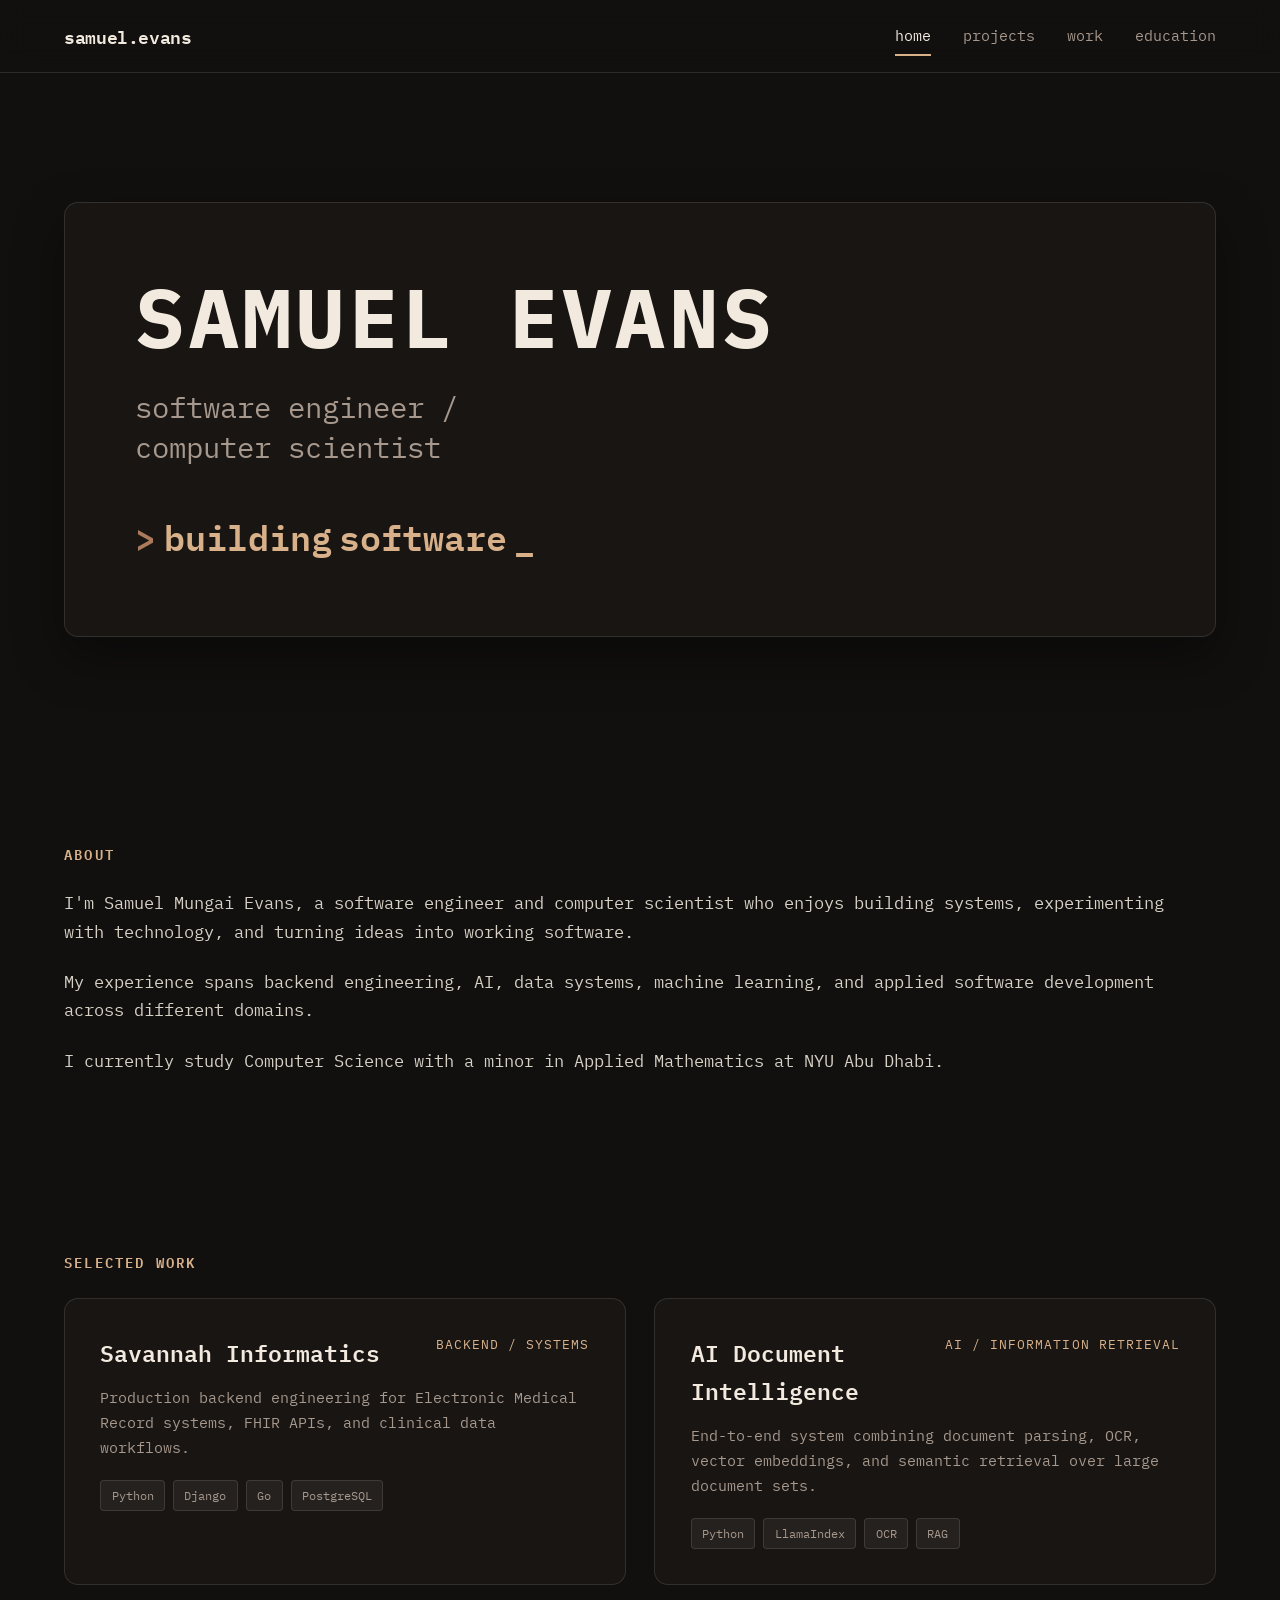
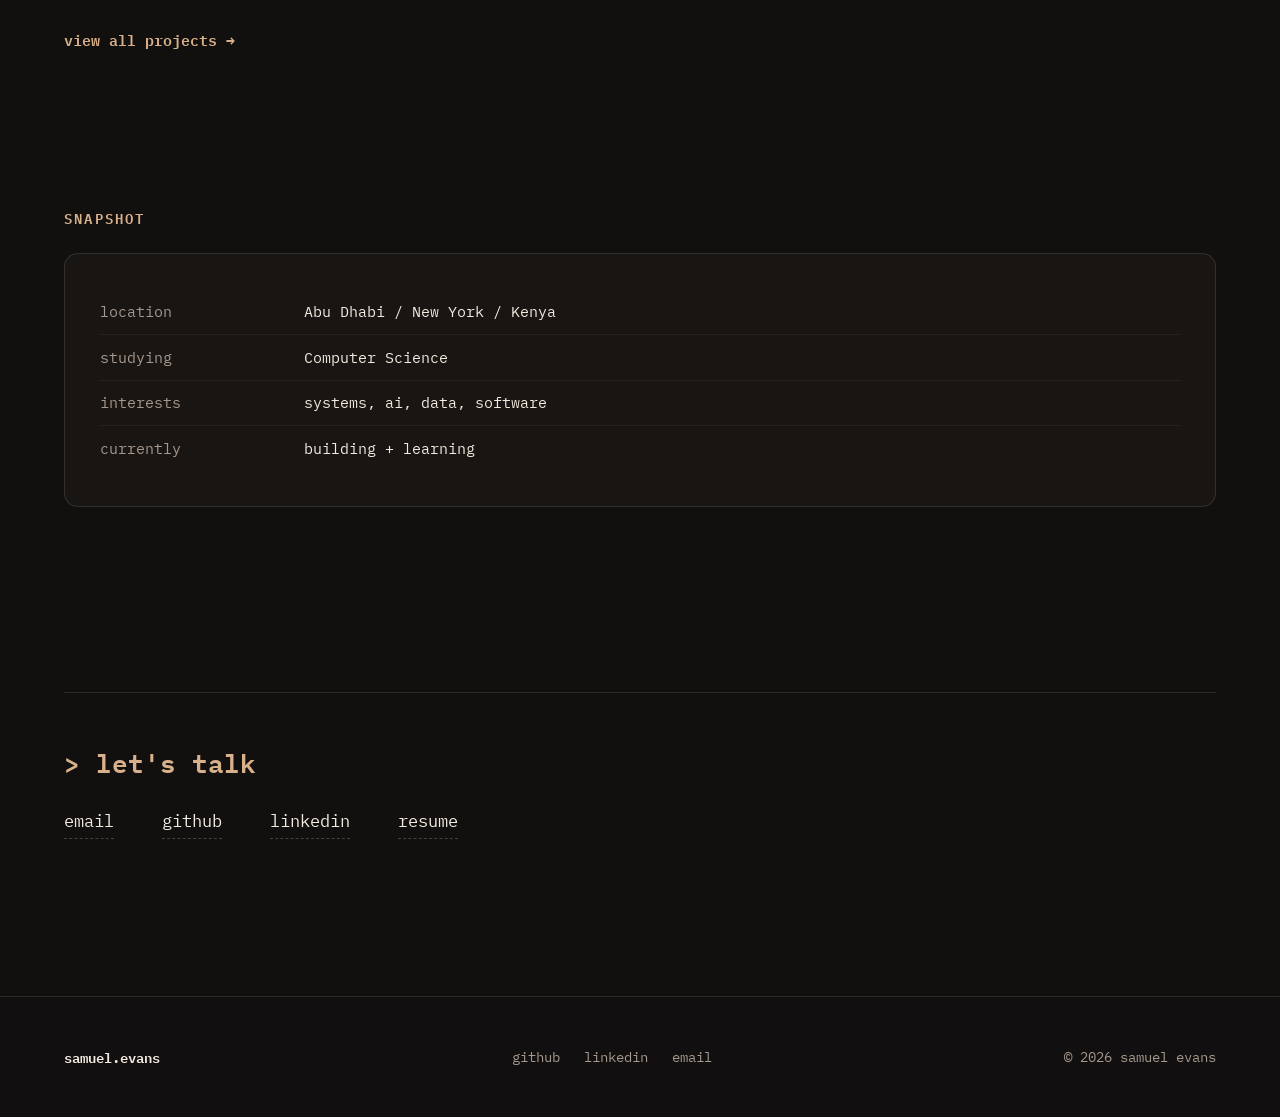
<file: index.html>
<!DOCTYPE html>
<html lang="en">
<head>
  <meta charset="UTF-8" />
  <meta name="viewport" content="width=device-width, initial-scale=1.0" />
  <title>Samuel Evans — Software Engineer & Computer Scientist</title>
  <meta name="description" content="Samuel Evans is a software engineer and computer scientist building software, systems, and technical projects across backend engineering, artificial intelligence, data, and applied computing." />
  <meta property="og:type" content="website" />
  <meta property="og:title" content="Samuel Evans — Software Engineer & Computer Scientist" />
  <meta property="og:description" content="Software engineer and computer scientist building thoughtful software, systems, and experiments." />
  <meta name="theme-color" content="#11100F" />
  <link rel="stylesheet" href="assets/css/styles.css" />
  <link rel="icon" href="assets/images/favicon.svg" type="image/svg+xml" />
</head>
<body>
  <header class="site-header">
    <div class="container navbar">
      <a href="index.html" class="brand" aria-label="Samuel Evans home">samuel.evans</a>

      <div class="nav-wrap">
        <button class="nav-toggle" aria-label="Toggle navigation" aria-expanded="false">
          <span></span>
        </button>

        <nav class="nav" aria-label="Main navigation">
          <a href="index.html" aria-current="page">home</a>
          <a href="projects.html">projects</a>
          <a href="work.html">work</a>
          <a href="education.html">education</a>
        </nav>
      </div>
    </div>
  </header>

  <main>
    <!-- Hero Section -->
    <section class="hero">
      <div class="container reveal">
        <div class="hero-terminal">
          <div class="terminal-brand">SAMUEL EVANS</div>
          <div class="terminal-role">
            software engineer /<br />
            computer scientist
          </div>
          <div class="terminal-prompt">
            <span class="prompt-symbol">&gt;</span> building <span class="typing-target" data-words='["software", "systems", "tools", "experiments", "ideas into working things"]'>software</span><span class="cursor">_</span>
          </div>
        </div>
      </div>
    </section>

    <!-- Short About -->
    <section>
      <div class="container reveal">
        <div class="section-title">about</div>
        <div class="prose">
          <p>I'm Samuel Mungai Evans, a software engineer and computer scientist who enjoys building systems, experimenting with technology, and turning ideas into working software.</p>
          <p>My experience spans backend engineering, AI, data systems, machine learning, and applied software development across different domains.</p>
          <p>I currently study Computer Science with a minor in Applied Mathematics at NYU Abu Dhabi.</p>
        </div>
      </div>
    </section>

    <!-- Selected / Current -->
    <section>
      <div class="container reveal">
        <div class="section-title">selected work</div>
        <div class="card-grid">
          <article class="card">
            <div class="card-header">
              <h2 class="card-title"><a href="work/savannah-informatics.html">Savannah Informatics</a></h2>
              <span class="card-category">Backend / Systems</span>
            </div>
            <p class="card-copy">Production backend engineering for Electronic Medical Record systems, FHIR APIs, and clinical data workflows.</p>
            <div class="tag-list">
              <span class="tag">Python</span>
              <span class="tag">Django</span>
              <span class="tag">Go</span>
              <span class="tag">PostgreSQL</span>
            </div>
          </article>

          <article class="card">
            <div class="card-header">
              <h2 class="card-title"><a href="project/document-intelligence.html">AI Document Intelligence</a></h2>
              <span class="card-category">AI / Information Retrieval</span>
            </div>
            <p class="card-copy">End-to-end system combining document parsing, OCR, vector embeddings, and semantic retrieval over large document sets.</p>
            <div class="tag-list">
              <span class="tag">Python</span>
              <span class="tag">LlamaIndex</span>
              <span class="tag">OCR</span>
              <span class="tag">RAG</span>
            </div>
          </article>
        </div>

        <div style="margin-top: 1.5rem;">
          <a class="link-arrow" href="projects.html">view all projects →</a>
        </div>
      </div>
    </section>

    <!-- Snapshot -->
    <section>
      <div class="container reveal">
        <div class="section-title">snapshot</div>
        <div class="snapshot-box">
          <div class="snapshot-row">
            <span class="snapshot-label">location</span>
            <span class="snapshot-val">Abu Dhabi / New York / Kenya</span>
          </div>
          <div class="snapshot-row">
            <span class="snapshot-label">studying</span>
            <span class="snapshot-val">Computer Science</span>
          </div>
          <div class="snapshot-row">
            <span class="snapshot-label">interests</span>
            <span class="snapshot-val">systems, ai, data, software</span>
          </div>
          <div class="snapshot-row">
            <span class="snapshot-label">currently</span>
            <span class="snapshot-val">building + learning</span>
          </div>
        </div>
      </div>
    </section>

    <!-- Contact -->
    <section>
      <div class="container reveal">
        <div class="contact-block">
          <div class="contact-prompt">&gt; let's talk</div>
          <div class="contact-links">
            <a href="mailto:samuelevans837@gmail.com">email</a>
            <a href="https://github.com" target="_blank" rel="noreferrer">github</a>
            <a href="https://linkedin.com/in/samuelmevans" target="_blank" rel="noreferrer">linkedin</a>
            <a href="resume/resume.pdf" target="_blank" rel="noreferrer">resume</a>
          </div>
        </div>
      </div>
    </section>
  </main>

  <footer class="footer">
    <div class="container footer-inner">
      <div class="footer-brand">samuel.evans</div>
      <div class="footer-links">
        <a href="https://github.com" target="_blank" rel="noreferrer">github</a>
        <a href="https://linkedin.com/in/samuelmevans" target="_blank" rel="noreferrer">linkedin</a>
        <a href="mailto:samuelevans837@gmail.com">email</a>
      </div>
      <div>© <span data-current-year></span> samuel evans</div>
    </div>
  </footer>

  <script src="assets/js/main.js"></script>
</body>
</html>
</file>
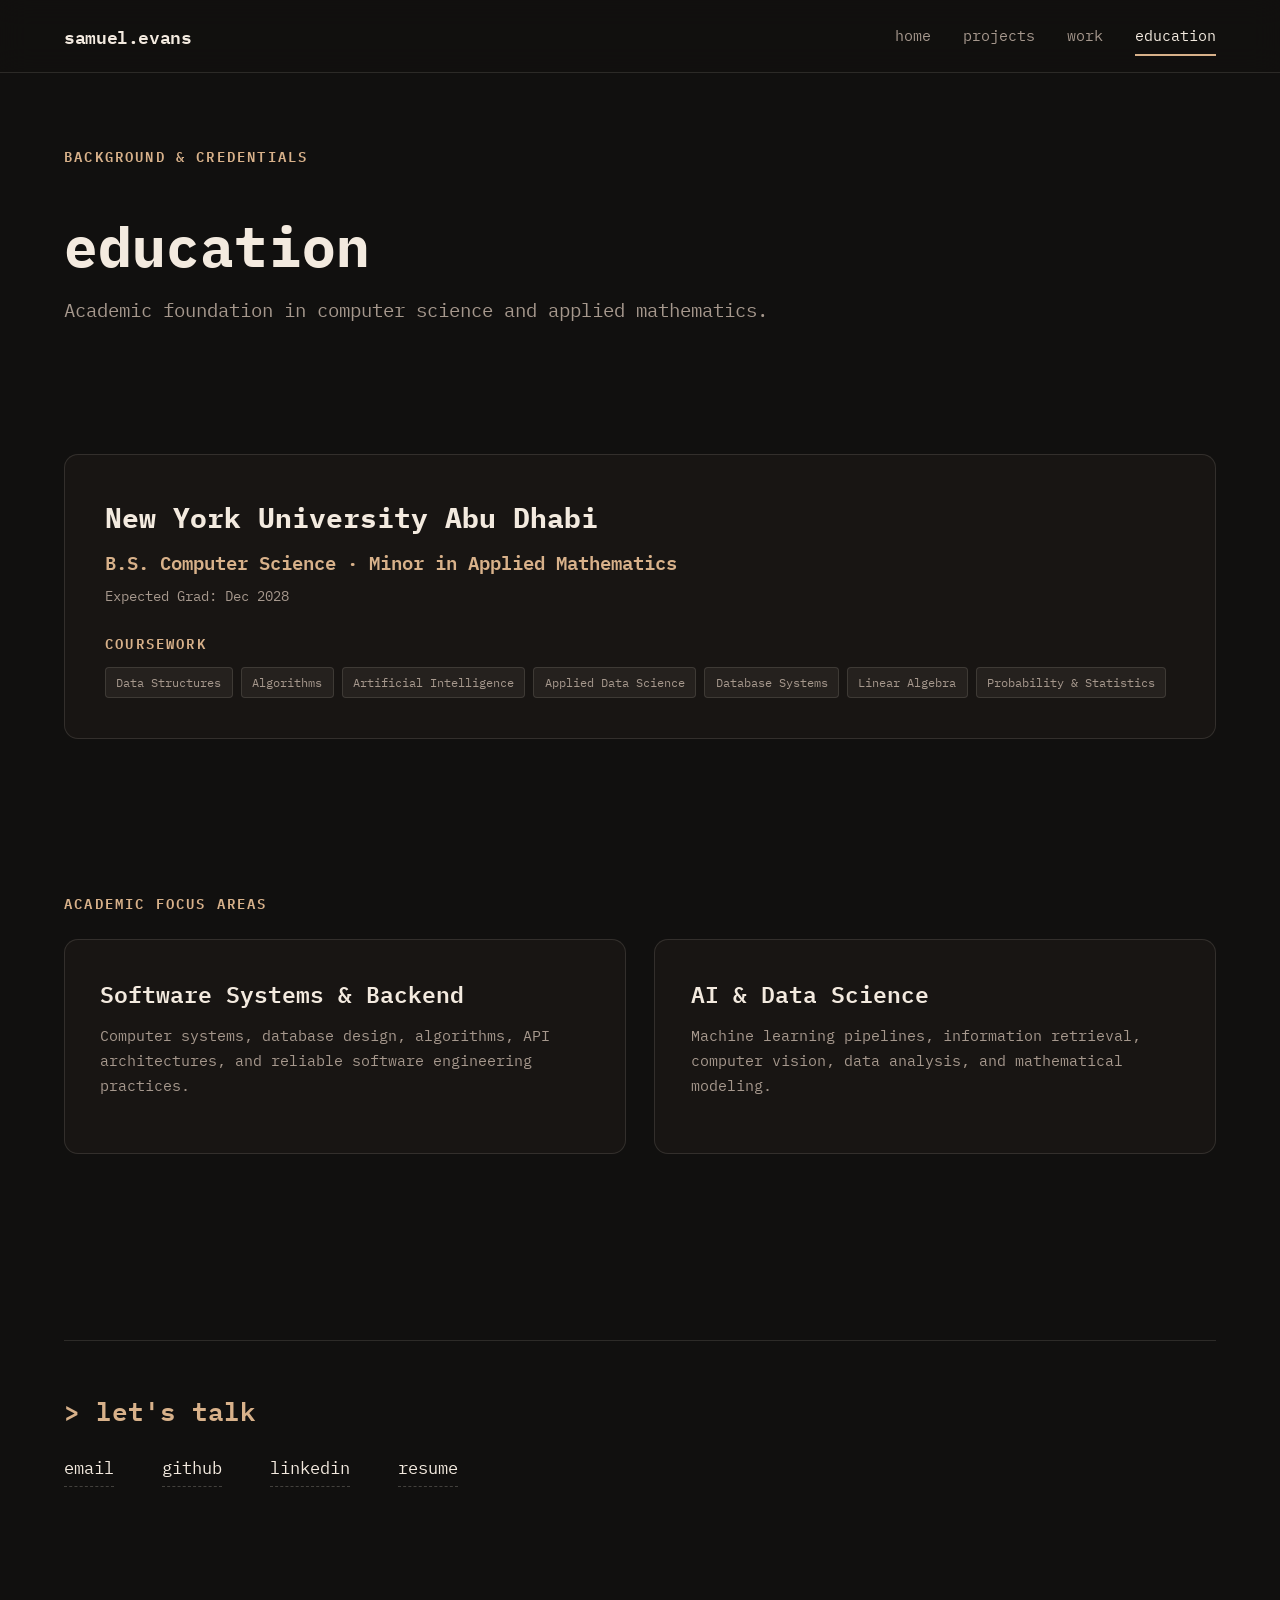
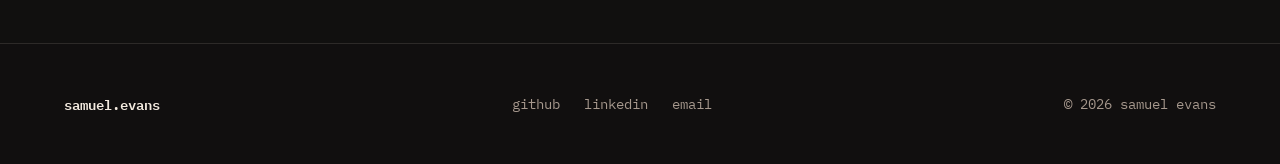
<file: education.html>
<!DOCTYPE html>
<html lang="en">
<head>
  <meta charset="UTF-8" />
  <meta name="viewport" content="width=device-width, initial-scale=1.0" />
  <title>Education — Samuel Evans</title>
  <meta name="description" content="Education background, academic degree, coursework, and foundation for Samuel Evans at NYU Abu Dhabi." />
  <link rel="stylesheet" href="assets/css/styles.css" />
  <link rel="icon" href="assets/images/favicon.svg" type="image/svg+xml" />
</head>
<body>
  <header class="site-header">
    <div class="container navbar">
      <a href="index.html" class="brand" aria-label="Samuel Evans home">samuel.evans</a>

      <div class="nav-wrap">
        <button class="nav-toggle" aria-label="Toggle navigation" aria-expanded="false">
          <span></span>
        </button>

        <nav class="nav" aria-label="Main navigation">
          <a href="index.html">home</a>
          <a href="projects.html">projects</a>
          <a href="work.html">work</a>
          <a href="education.html" aria-current="page">education</a>
        </nav>
      </div>
    </div>
  </header>

  <main>
    <section class="page-hero">
      <div class="container reveal">
        <div class="section-title">background & credentials</div>
        <h1>education</h1>
        <p class="lead">Academic foundation in computer science and applied mathematics.</p>
      </div>
    </section>

    <section>
      <div class="container reveal">
        <div class="edu-grid">
          <div class="edu-card">
            <div class="edu-institution">New York University Abu Dhabi</div>
            <div class="edu-degree">B.S. Computer Science · Minor in Applied Mathematics</div>
            <div class="edu-date">Expected Grad: Dec 2028</div>

            <div class="section-title" style="margin-top: 1.5rem; margin-bottom: 0.8rem;">coursework</div>
            <div class="tag-list">
              <span class="tag">Data Structures</span>
              <span class="tag">Algorithms</span>
              <span class="tag">Artificial Intelligence</span>
              <span class="tag">Applied Data Science</span>
              <span class="tag">Database Systems</span>
              <span class="tag">Linear Algebra</span>
              <span class="tag">Probability & Statistics</span>
            </div>
          </div>
        </div>
      </div>
    </section>

    <section>
      <div class="container reveal">
        <div class="section-title">academic focus areas</div>
        <div class="card-grid">
          <div class="card">
            <div class="card-title" style="margin-bottom: 0.6rem;">Software Systems & Backend</div>
            <p class="card-copy">Computer systems, database design, algorithms, API architectures, and reliable software engineering practices.</p>
          </div>

          <div class="card">
            <div class="card-title" style="margin-bottom: 0.6rem;">AI & Data Science</div>
            <p class="card-copy">Machine learning pipelines, information retrieval, computer vision, data analysis, and mathematical modeling.</p>
          </div>
        </div>
      </div>
    </section>

    <section>
      <div class="container reveal">
        <div class="contact-block">
          <div class="contact-prompt">&gt; let's talk</div>
          <div class="contact-links">
            <a href="mailto:samuelevans837@gmail.com">email</a>
            <a href="https://github.com" target="_blank" rel="noreferrer">github</a>
            <a href="https://linkedin.com/in/samuelmevans" target="_blank" rel="noreferrer">linkedin</a>
            <a href="resume/resume.pdf" target="_blank" rel="noreferrer">resume</a>
          </div>
        </div>
      </div>
    </section>
  </main>

  <footer class="footer">
    <div class="container footer-inner">
      <div class="footer-brand">samuel.evans</div>
      <div class="footer-links">
        <a href="https://github.com" target="_blank" rel="noreferrer">github</a>
        <a href="https://linkedin.com/in/samuelmevans" target="_blank" rel="noreferrer">linkedin</a>
        <a href="mailto:samuelevans837@gmail.com">email</a>
      </div>
      <div>© <span data-current-year></span> samuel evans</div>
    </div>
  </footer>

  <script src="assets/js/main.js"></script>
</body>
</html>
</file>
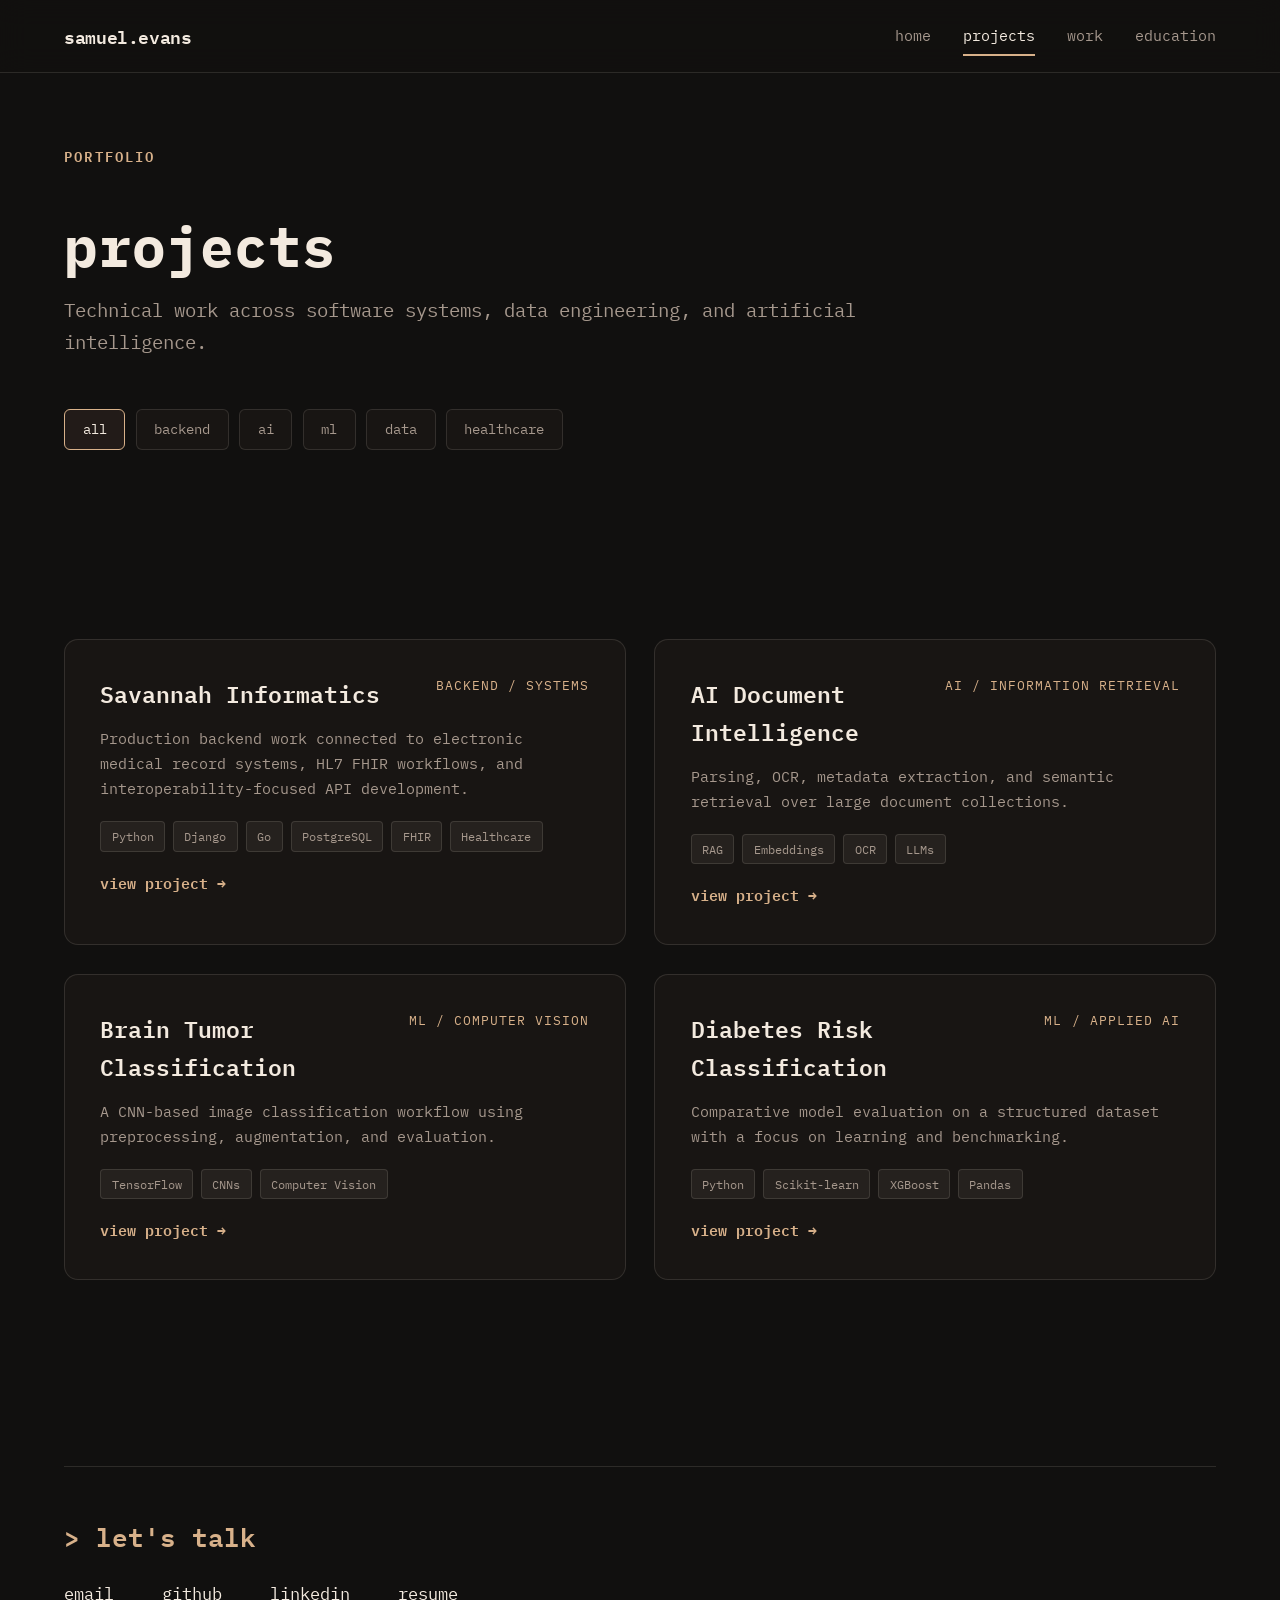
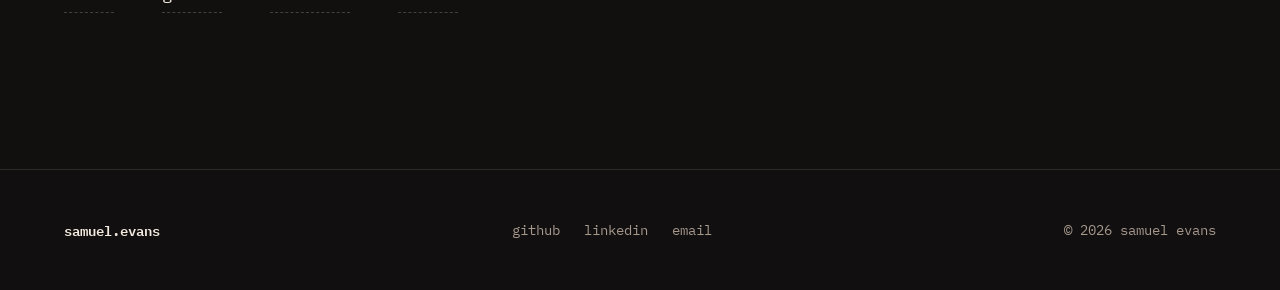
<file: projects.html>
<!DOCTYPE html>
<html lang="en">
<head>
  <meta charset="UTF-8" />
  <meta name="viewport" content="width=device-width, initial-scale=1.0" />
  <title>Projects — Samuel Evans</title>
  <meta name="description" content="Selected software engineering, machine learning, artificial intelligence, data, and computer science projects by Samuel Evans." />
  <link rel="stylesheet" href="assets/css/styles.css" />
  <link rel="icon" href="assets/images/favicon.svg" type="image/svg+xml" />
</head>
<body>
  <header class="site-header">
    <div class="container navbar">
      <a href="index.html" class="brand" aria-label="Samuel Evans home">samuel.evans</a>

      <div class="nav-wrap">
        <button class="nav-toggle" aria-label="Toggle navigation" aria-expanded="false">
          <span></span>
        </button>

        <nav class="nav" aria-label="Main navigation">
          <a href="index.html">home</a>
          <a href="projects.html" aria-current="page">projects</a>
          <a href="work.html">work</a>
          <a href="education.html">education</a>
        </nav>
      </div>
    </div>
  </header>

  <main>
    <section class="page-hero">
      <div class="container reveal">
        <div class="section-title">portfolio</div>
        <h1>projects</h1>
        <p class="lead">Technical work across software systems, data engineering, and artificial intelligence.</p>
      </div>
    </section>

    <section style="padding-top: 0;">
      <div class="container reveal">
        <div class="filter-bar" aria-label="Project categories">
          <button class="filter-chip is-active" type="button" data-filter="all" aria-pressed="true">all</button>
          <button class="filter-chip" type="button" data-filter="backend" aria-pressed="false">backend</button>
          <button class="filter-chip" type="button" data-filter="ai" aria-pressed="false">ai</button>
          <button class="filter-chip" type="button" data-filter="ml" aria-pressed="false">ml</button>
          <button class="filter-chip" type="button" data-filter="data" aria-pressed="false">data</button>
          <button class="filter-chip" type="button" data-filter="healthcare" aria-pressed="false">healthcare</button>
        </div>
      </div>
    </section>

    <section>
      <div class="container">
        <div class="card-grid">
          <article class="card project-card reveal" data-category="backend healthcare systems">
            <div class="card-header">
              <h2 class="card-title"><a href="work/savannah-informatics.html">Savannah Informatics</a></h2>
              <span class="card-category">Backend / Systems</span>
            </div>
            <p class="card-copy">Production backend work connected to electronic medical record systems, HL7 FHIR workflows, and interoperability-focused API development.</p>
            <div class="tag-list">
              <span class="tag">Python</span>
              <span class="tag">Django</span>
              <span class="tag">Go</span>
              <span class="tag">PostgreSQL</span>
              <span class="tag">FHIR</span>
              <span class="tag">Healthcare</span>
            </div>
            <a class="link-arrow" href="work/savannah-informatics.html">view project →</a>
          </article>

          <article class="card project-card reveal" data-category="ai data">
            <div class="card-header">
              <h2 class="card-title"><a href="project/document-intelligence.html">AI Document Intelligence</a></h2>
              <span class="card-category">AI / Information Retrieval</span>
            </div>
            <p class="card-copy">Parsing, OCR, metadata extraction, and semantic retrieval over large document collections.</p>
            <div class="tag-list">
              <span class="tag">RAG</span>
              <span class="tag">Embeddings</span>
              <span class="tag">OCR</span>
              <span class="tag">LLMs</span>
            </div>
            <a class="link-arrow" href="project/document-intelligence.html">view project →</a>
          </article>

          <article class="card project-card reveal" data-category="ml ai">
            <div class="card-header">
              <h2 class="card-title"><a href="project/brain-tumor-classification.html">Brain Tumor Classification</a></h2>
              <span class="card-category">ML / Computer Vision</span>
            </div>
            <p class="card-copy">A CNN-based image classification workflow using preprocessing, augmentation, and evaluation.</p>
            <div class="tag-list">
              <span class="tag">TensorFlow</span>
              <span class="tag">CNNs</span>
              <span class="tag">Computer Vision</span>
            </div>
            <a class="link-arrow" href="project/brain-tumor-classification.html">view project →</a>
          </article>

          <article class="card project-card reveal" data-category="ml data">
            <div class="card-header">
              <h2 class="card-title"><a href="project/diabetes-risk.html">Diabetes Risk Classification</a></h2>
              <span class="card-category">ML / Applied AI</span>
            </div>
            <p class="card-copy">Comparative model evaluation on a structured dataset with a focus on learning and benchmarking.</p>
            <div class="tag-list">
              <span class="tag">Python</span>
              <span class="tag">Scikit-learn</span>
              <span class="tag">XGBoost</span>
              <span class="tag">Pandas</span>
            </div>
            <a class="link-arrow" href="project/diabetes-risk.html">view project →</a>
          </article>
        </div>
      </div>
    </section>

    <section>
      <div class="container reveal">
        <div class="contact-block">
          <div class="contact-prompt">&gt; let's talk</div>
          <div class="contact-links">
            <a href="mailto:samuelevans837@gmail.com">email</a>
            <a href="https://github.com" target="_blank" rel="noreferrer">github</a>
            <a href="https://linkedin.com/in/samuelmevans" target="_blank" rel="noreferrer">linkedin</a>
            <a href="resume/resume.pdf" target="_blank" rel="noreferrer">resume</a>
          </div>
        </div>
      </div>
    </section>
  </main>

  <footer class="footer">
    <div class="container footer-inner">
      <div class="footer-brand">samuel.evans</div>
      <div class="footer-links">
        <a href="https://github.com" target="_blank" rel="noreferrer">github</a>
        <a href="https://linkedin.com/in/samuelmevans" target="_blank" rel="noreferrer">linkedin</a>
        <a href="mailto:samuelevans837@gmail.com">email</a>
      </div>
      <div>© <span data-current-year></span> samuel evans</div>
    </div>
  </footer>

  <script src="assets/js/main.js"></script>
</body>
</html>
</file>
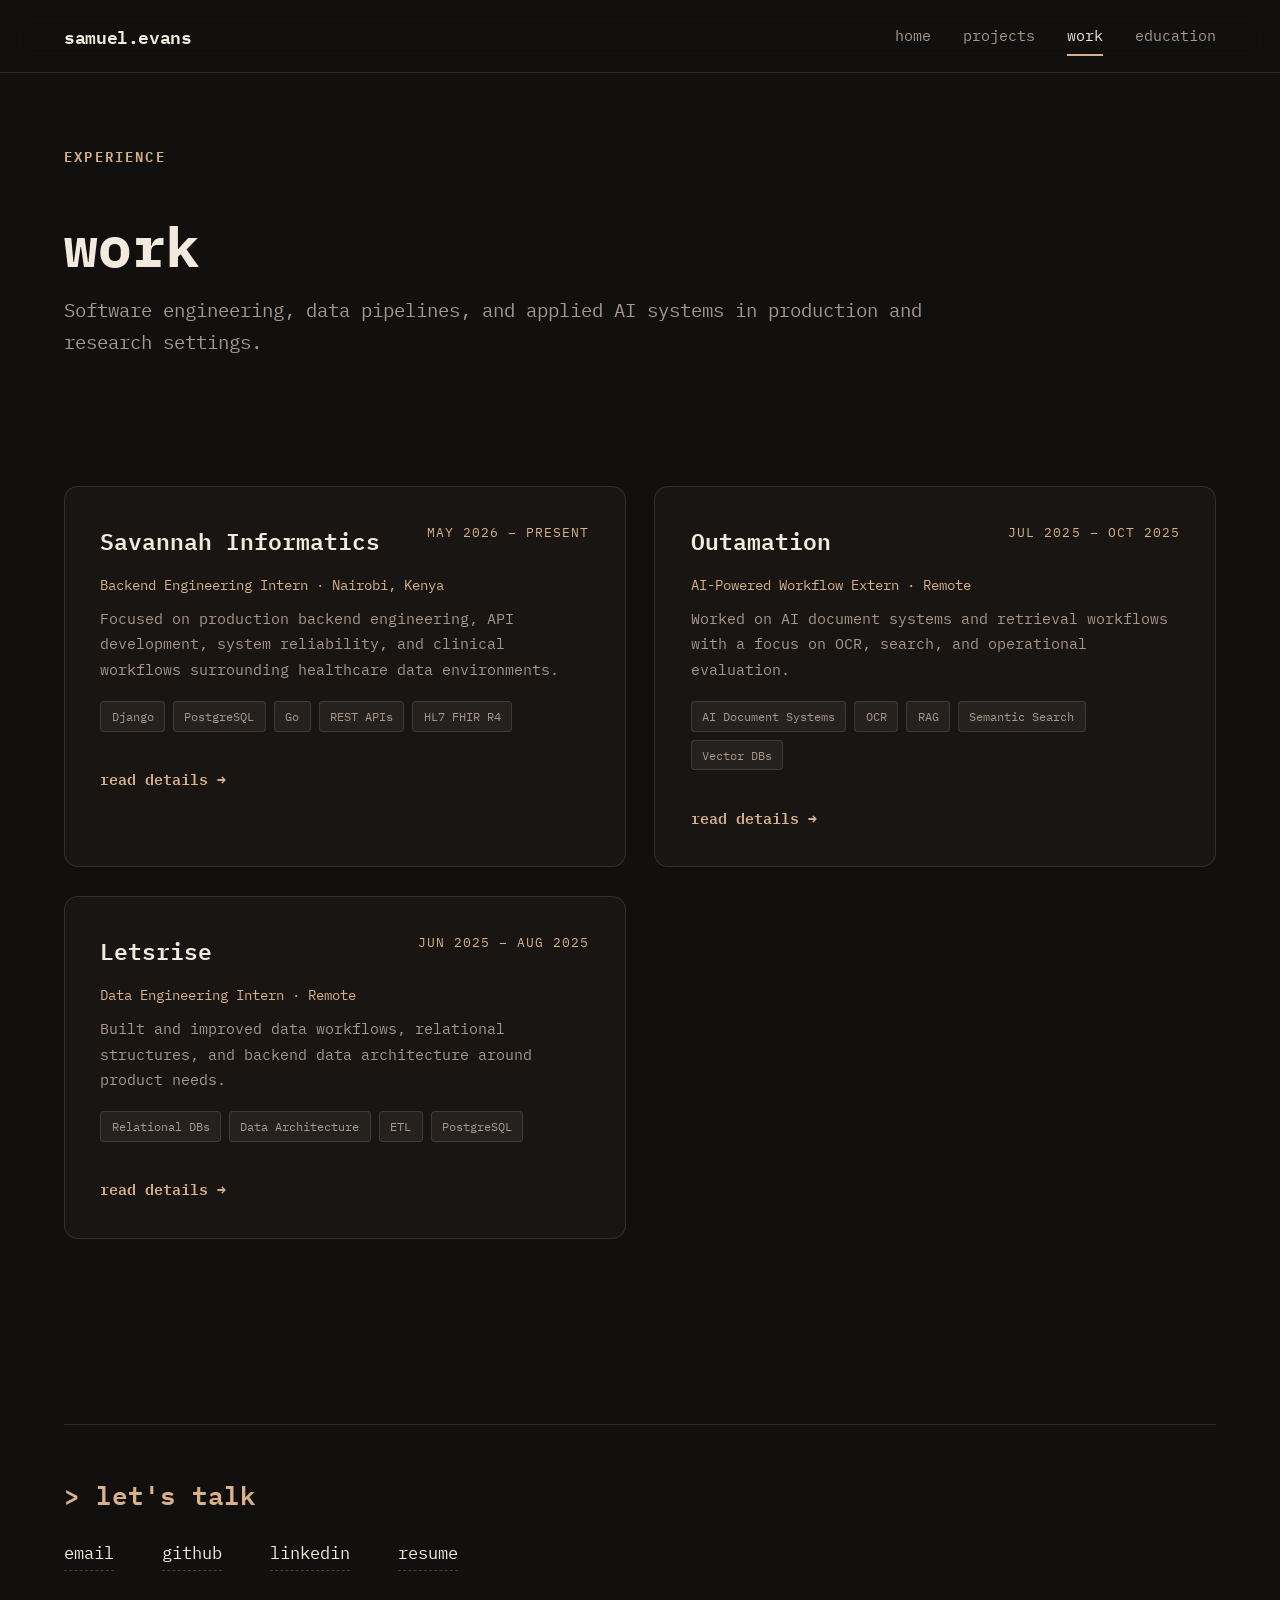
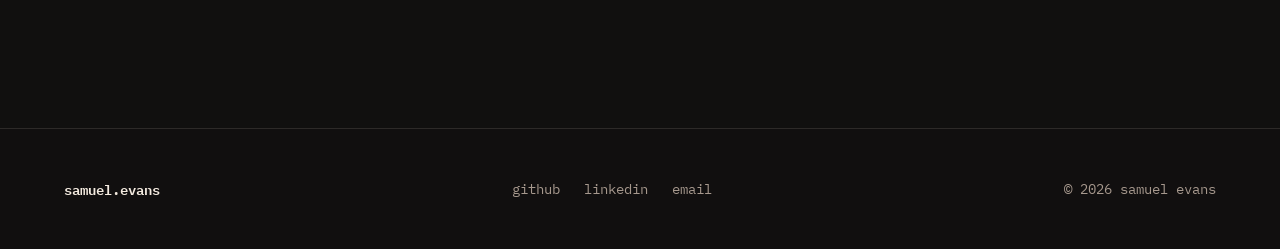
<file: work.html>
<!DOCTYPE html>
<html lang="en">
<head>
  <meta charset="UTF-8" />
  <meta name="viewport" content="width=device-width, initial-scale=1.0" />
  <title>Work — Samuel Evans</title>
  <meta name="description" content="Selected professional experience for Samuel Evans across backend engineering, data systems, and applied artificial intelligence." />
  <link rel="stylesheet" href="assets/css/styles.css" />
  <link rel="icon" href="assets/images/favicon.svg" type="image/svg+xml" />
</head>
<body>
  <header class="site-header">
    <div class="container navbar">
      <a href="index.html" class="brand" aria-label="Samuel Evans home">samuel.evans</a>

      <div class="nav-wrap">
        <button class="nav-toggle" aria-label="Toggle navigation" aria-expanded="false">
          <span></span>
        </button>

        <nav class="nav" aria-label="Main navigation">
          <a href="index.html">home</a>
          <a href="projects.html">projects</a>
          <a href="work.html" aria-current="page">work</a>
          <a href="education.html">education</a>
        </nav>
      </div>
    </div>
  </header>

  <main>
    <section class="page-hero">
      <div class="container reveal">
        <div class="section-title">experience</div>
        <h1>work</h1>
        <p class="lead">Software engineering, data pipelines, and applied AI systems in production and research settings.</p>
      </div>
    </section>

    <section>
      <div class="container">
        <div class="card-grid">
          <article class="card reveal">
            <div class="card-header">
              <h2 class="card-title">Savannah Informatics</h2>
              <span class="card-category">May 2026 – Present</span>
            </div>
            <div style="color: var(--color-walnut); font-size: 0.9rem; margin-bottom: 0.6rem;">Backend Engineering Intern · Nairobi, Kenya</div>
            <p class="card-copy">Focused on production backend engineering, API development, system reliability, and clinical workflows surrounding healthcare data environments.</p>
            <div class="tag-list" style="margin-bottom: 1rem;">
              <span class="tag">Django</span>
              <span class="tag">PostgreSQL</span>
              <span class="tag">Go</span>
              <span class="tag">REST APIs</span>
              <span class="tag">HL7 FHIR R4</span>
            </div>
            <a class="link-arrow" href="work/savannah-informatics.html">read details →</a>
          </article>

          <article class="card reveal">
            <div class="card-header">
              <h2 class="card-title">Outamation</h2>
              <span class="card-category">Jul 2025 – Oct 2025</span>
            </div>
            <div style="color: var(--color-walnut); font-size: 0.9rem; margin-bottom: 0.6rem;">AI-Powered Workflow Extern · Remote</div>
            <p class="card-copy">Worked on AI document systems and retrieval workflows with a focus on OCR, search, and operational evaluation.</p>
            <div class="tag-list" style="margin-bottom: 1rem;">
              <span class="tag">AI Document Systems</span>
              <span class="tag">OCR</span>
              <span class="tag">RAG</span>
              <span class="tag">Semantic Search</span>
              <span class="tag">Vector DBs</span>
            </div>
            <a class="link-arrow" href="work/outamation.html">read details →</a>
          </article>

          <article class="card reveal">
            <div class="card-header">
              <h2 class="card-title">Letsrise</h2>
              <span class="card-category">Jun 2025 – Aug 2025</span>
            </div>
            <div style="color: var(--color-walnut); font-size: 0.9rem; margin-bottom: 0.6rem;">Data Engineering Intern · Remote</div>
            <p class="card-copy">Built and improved data workflows, relational structures, and backend data architecture around product needs.</p>
            <div class="tag-list" style="margin-bottom: 1rem;">
              <span class="tag">Relational DBs</span>
              <span class="tag">Data Architecture</span>
              <span class="tag">ETL</span>
              <span class="tag">PostgreSQL</span>
            </div>
            <a class="link-arrow" href="work/letsrise.html">read details →</a>
          </article>
        </div>
      </div>
    </section>

    <section>
      <div class="container reveal">
        <div class="contact-block">
          <div class="contact-prompt">&gt; let's talk</div>
          <div class="contact-links">
            <a href="mailto:samuelevans837@gmail.com">email</a>
            <a href="https://github.com" target="_blank" rel="noreferrer">github</a>
            <a href="https://linkedin.com/in/samuelmevans" target="_blank" rel="noreferrer">linkedin</a>
            <a href="resume/resume.pdf" target="_blank" rel="noreferrer">resume</a>
          </div>
        </div>
      </div>
    </section>
  </main>

  <footer class="footer">
    <div class="container footer-inner">
      <div class="footer-brand">samuel.evans</div>
      <div class="footer-links">
        <a href="https://github.com" target="_blank" rel="noreferrer">github</a>
        <a href="https://linkedin.com/in/samuelmevans" target="_blank" rel="noreferrer">linkedin</a>
        <a href="mailto:samuelevans837@gmail.com">email</a>
      </div>
      <div>© <span data-current-year></span> samuel evans</div>
    </div>
  </footer>

  <script src="assets/js/main.js"></script>
</body>
</html>
</file>
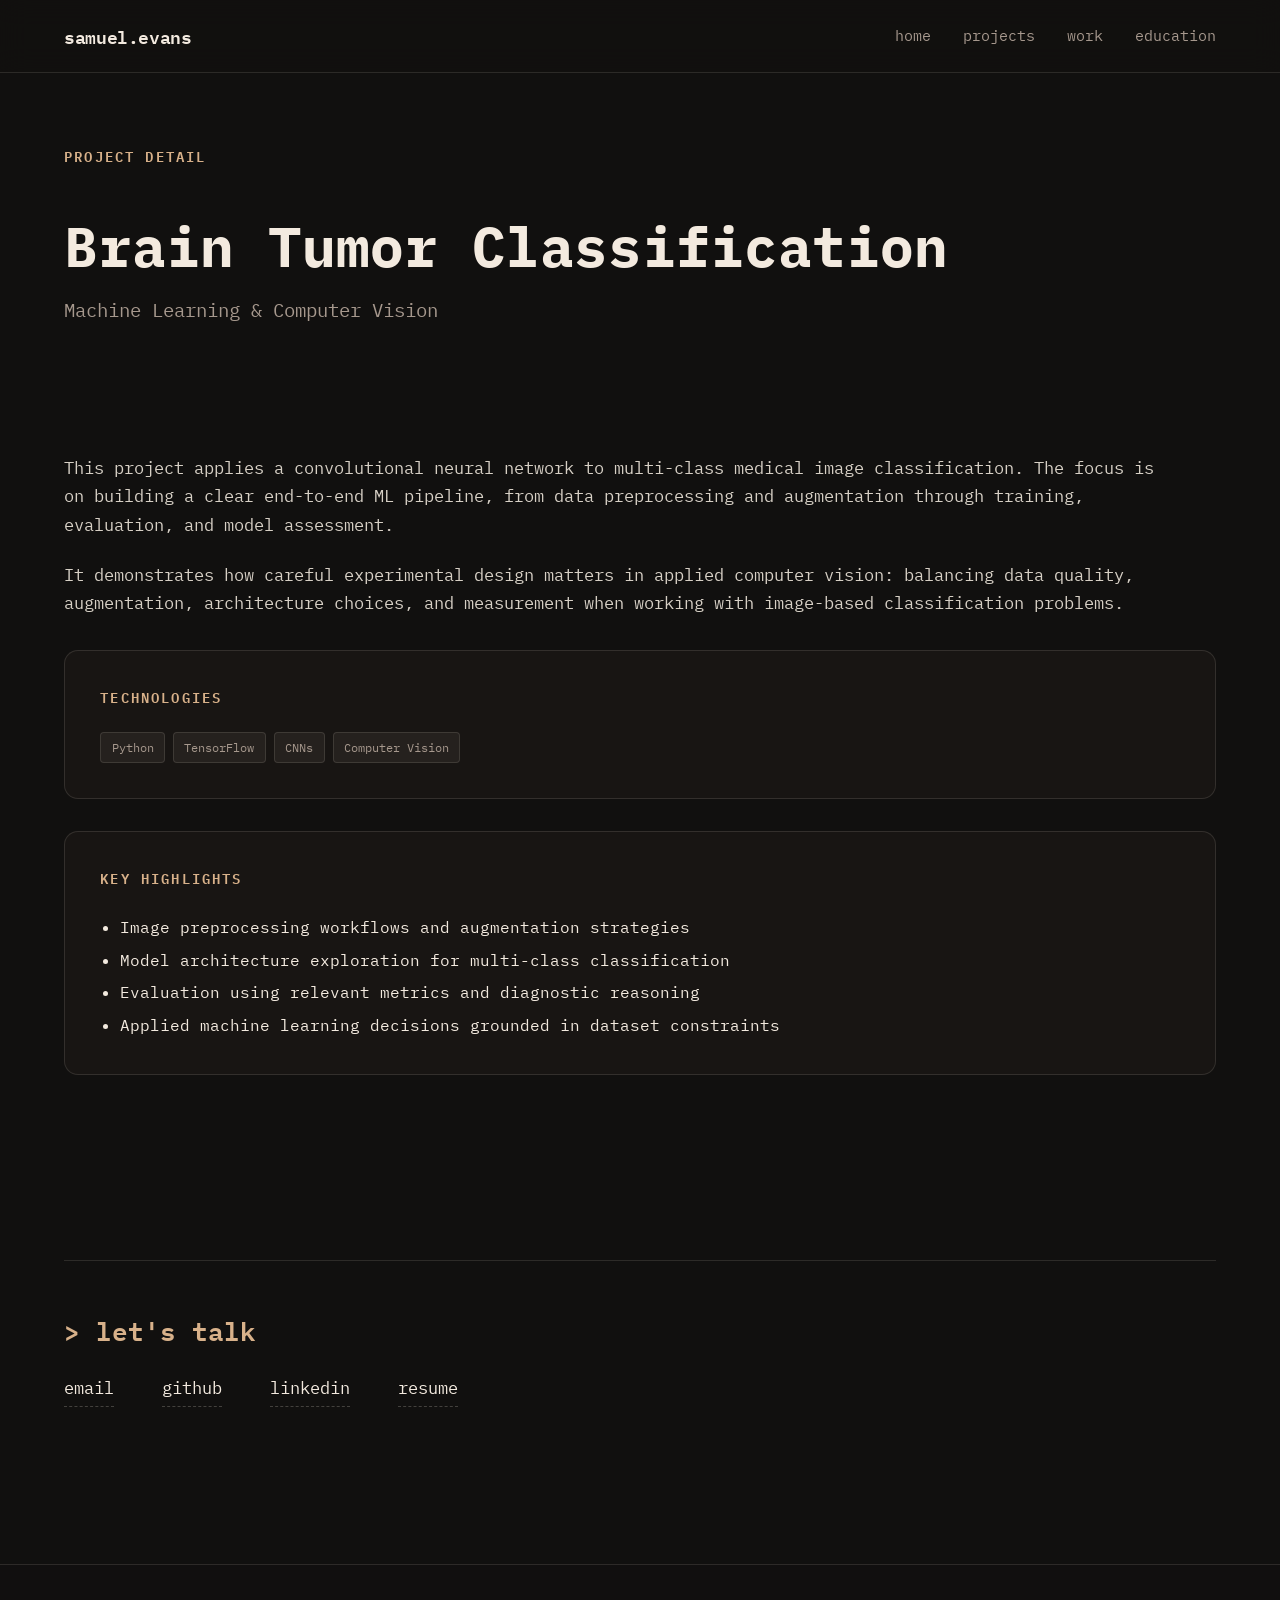
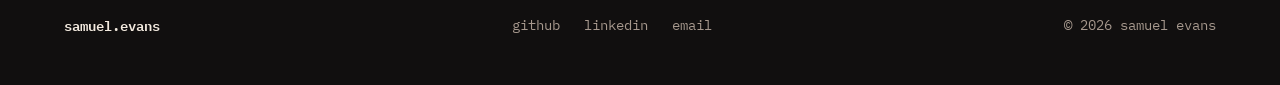
<file: project/brain-tumor-classification.html>
<!DOCTYPE html>
<html lang="en">
<head>
  <meta charset="UTF-8" />
  <meta name="viewport" content="width=device-width, initial-scale=1.0" />
  <title>Brain Tumor Classification — Samuel Evans</title>
  <meta name="description" content="Computer vision and machine learning project using a CNN-based image classification pipeline for multi-class brain tumor detection." />
  <link rel="stylesheet" href="../assets/css/styles.css" />
  <link rel="icon" href="../assets/images/favicon.svg" type="image/svg+xml" />
</head>
<body>
  <header class="site-header">
    <div class="container navbar">
      <a href="../index.html" class="brand" aria-label="Samuel Evans home">samuel.evans</a>

      <div class="nav-wrap">
        <button class="nav-toggle" aria-label="Toggle navigation" aria-expanded="false">
          <span></span>
        </button>

        <nav class="nav" aria-label="Main navigation">
          <a href="../index.html">home</a>
          <a href="../projects.html">projects</a>
          <a href="../work.html">work</a>
          <a href="../education.html">education</a>
        </nav>
      </div>
    </div>
  </header>

  <main>
    <section class="page-hero">
      <div class="container reveal">
        <div class="section-title">project detail</div>
        <h1>Brain Tumor Classification</h1>
        <p class="lead">Machine Learning & Computer Vision</p>
      </div>
    </section>

    <section>
      <div class="container reveal">
        <div class="prose" style="margin-bottom: 2rem;">
          <p>This project applies a convolutional neural network to multi-class medical image classification. The focus is on building a clear end-to-end ML pipeline, from data preprocessing and augmentation through training, evaluation, and model assessment.</p>
          <p>It demonstrates how careful experimental design matters in applied computer vision: balancing data quality, augmentation, architecture choices, and measurement when working with image-based classification problems.</p>
        </div>

        <div class="card reveal" style="margin-bottom: 2rem;">
          <div class="section-title">technologies</div>
          <div class="tag-list">
            <span class="tag">Python</span>
            <span class="tag">TensorFlow</span>
            <span class="tag">CNNs</span>
            <span class="tag">Computer Vision</span>
          </div>
        </div>

        <div class="card reveal">
          <div class="section-title">key highlights</div>
          <ul>
            <li>Image preprocessing workflows and augmentation strategies</li>
            <li>Model architecture exploration for multi-class classification</li>
            <li>Evaluation using relevant metrics and diagnostic reasoning</li>
            <li>Applied machine learning decisions grounded in dataset constraints</li>
          </ul>
        </div>
      </div>
    </section>

    <section>
      <div class="container reveal">
        <div class="contact-block">
          <div class="contact-prompt">&gt; let's talk</div>
          <div class="contact-links">
            <a href="mailto:samuelevans837@gmail.com">email</a>
            <a href="https://github.com" target="_blank" rel="noreferrer">github</a>
            <a href="https://linkedin.com/in/samuelmevans" target="_blank" rel="noreferrer">linkedin</a>
            <a href="../resume/resume.pdf" target="_blank" rel="noreferrer">resume</a>
          </div>
        </div>
      </div>
    </section>
  </main>

  <footer class="footer">
    <div class="container footer-inner">
      <div class="footer-brand">samuel.evans</div>
      <div class="footer-links">
        <a href="https://github.com" target="_blank" rel="noreferrer">github</a>
        <a href="https://linkedin.com/in/samuelmevans" target="_blank" rel="noreferrer">linkedin</a>
        <a href="mailto:samuelevans837@gmail.com">email</a>
      </div>
      <div>© <span data-current-year></span> samuel evans</div>
    </div>
  </footer>

  <script src="../assets/js/main.js"></script>
</body>
</html>
</file>
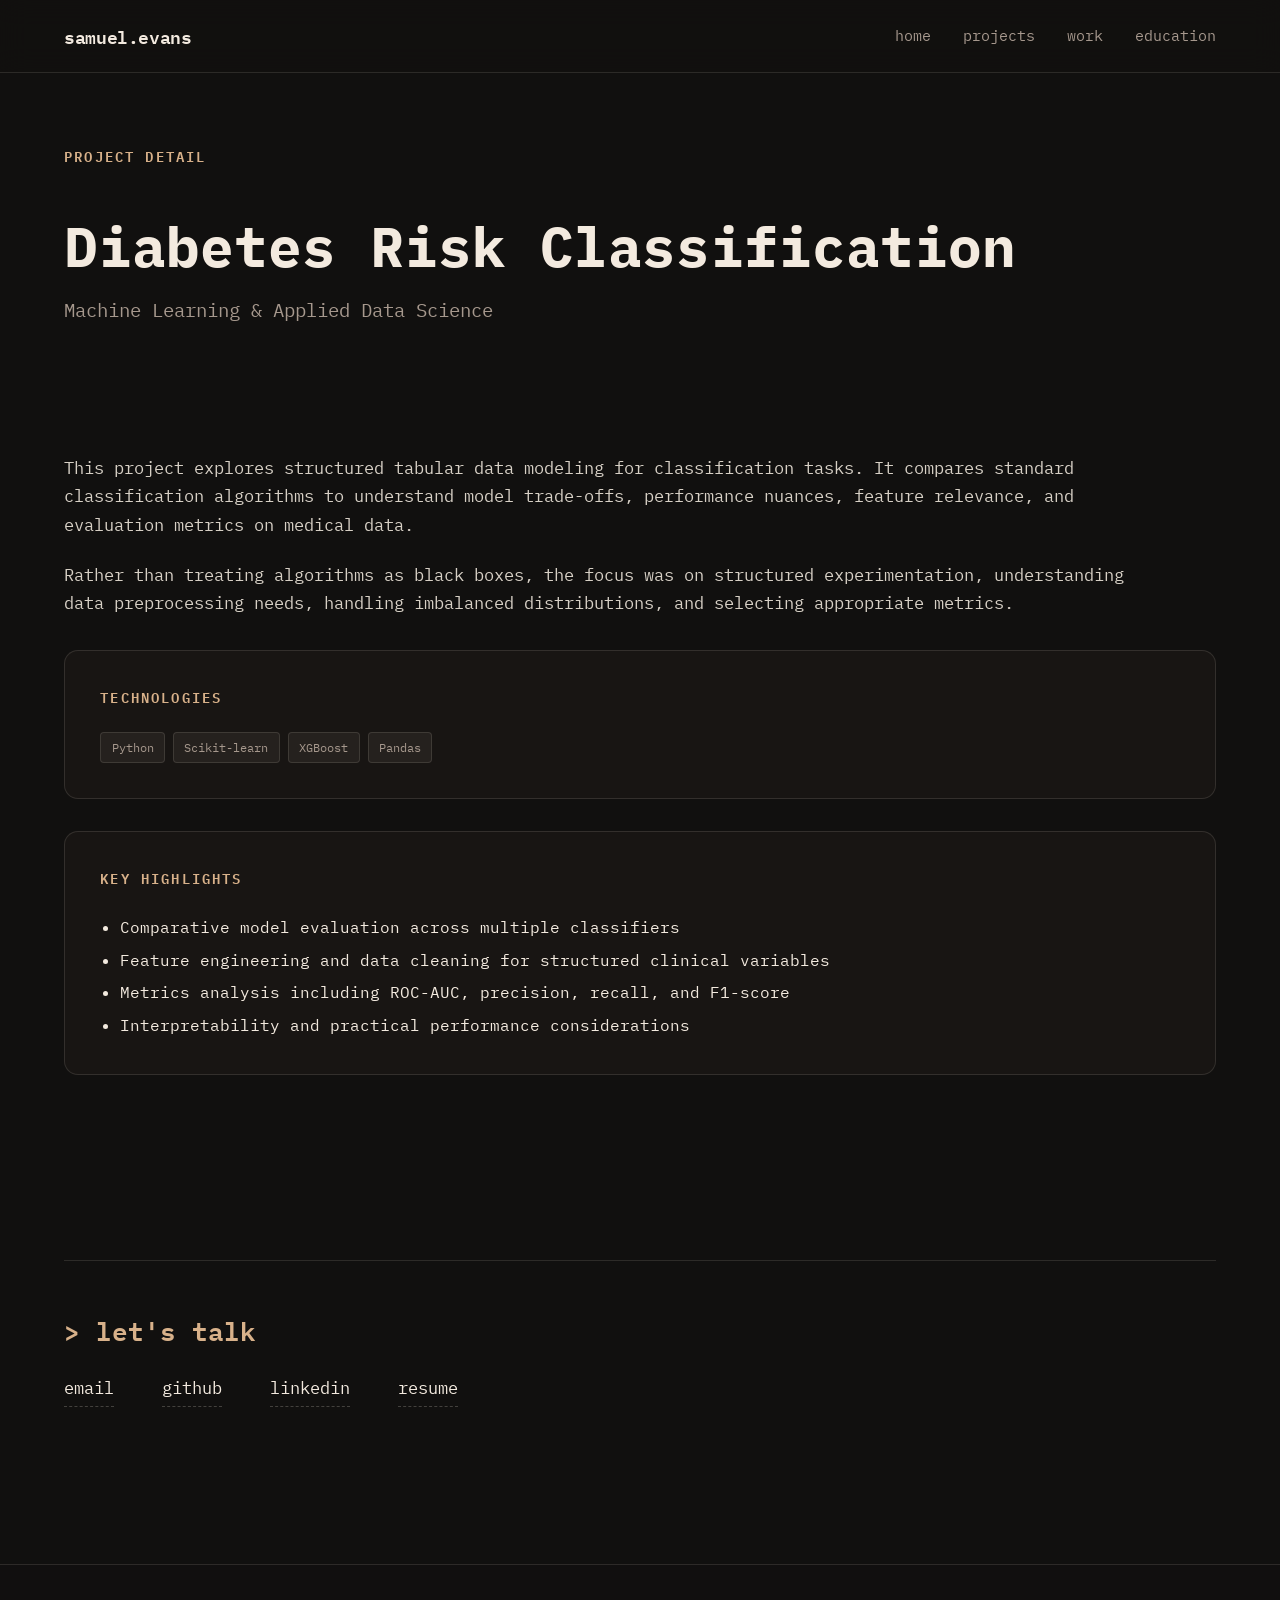
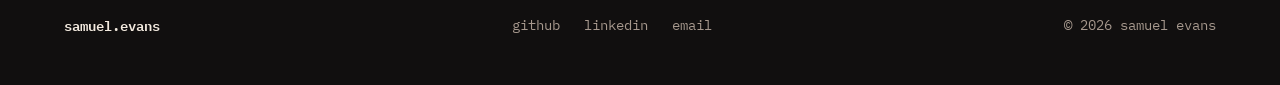
<file: project/diabetes-risk.html>
<!DOCTYPE html>
<html lang="en">
<head>
  <meta charset="UTF-8" />
  <meta name="viewport" content="width=device-width, initial-scale=1.0" />
  <title>Diabetes Risk Classification — Samuel Evans</title>
  <meta name="description" content="Comparative machine learning classification models evaluating diabetes risk factors from structured health datasets." />
  <link rel="stylesheet" href="../assets/css/styles.css" />
  <link rel="icon" href="../assets/images/favicon.svg" type="image/svg+xml" />
</head>
<body>
  <header class="site-header">
    <div class="container navbar">
      <a href="../index.html" class="brand" aria-label="Samuel Evans home">samuel.evans</a>

      <div class="nav-wrap">
        <button class="nav-toggle" aria-label="Toggle navigation" aria-expanded="false">
          <span></span>
        </button>

        <nav class="nav" aria-label="Main navigation">
          <a href="../index.html">home</a>
          <a href="../projects.html">projects</a>
          <a href="../work.html">work</a>
          <a href="../education.html">education</a>
        </nav>
      </div>
    </div>
  </header>

  <main>
    <section class="page-hero">
      <div class="container reveal">
        <div class="section-title">project detail</div>
        <h1>Diabetes Risk Classification</h1>
        <p class="lead">Machine Learning & Applied Data Science</p>
      </div>
    </section>

    <section>
      <div class="container reveal">
        <div class="prose" style="margin-bottom: 2rem;">
          <p>This project explores structured tabular data modeling for classification tasks. It compares standard classification algorithms to understand model trade-offs, performance nuances, feature relevance, and evaluation metrics on medical data.</p>
          <p>Rather than treating algorithms as black boxes, the focus was on structured experimentation, understanding data preprocessing needs, handling imbalanced distributions, and selecting appropriate metrics.</p>
        </div>

        <div class="card reveal" style="margin-bottom: 2rem;">
          <div class="section-title">technologies</div>
          <div class="tag-list">
            <span class="tag">Python</span>
            <span class="tag">Scikit-learn</span>
            <span class="tag">XGBoost</span>
            <span class="tag">Pandas</span>
          </div>
        </div>

        <div class="card reveal">
          <div class="section-title">key highlights</div>
          <ul>
            <li>Comparative model evaluation across multiple classifiers</li>
            <li>Feature engineering and data cleaning for structured clinical variables</li>
            <li>Metrics analysis including ROC-AUC, precision, recall, and F1-score</li>
            <li>Interpretability and practical performance considerations</li>
          </ul>
        </div>
      </div>
    </section>

    <section>
      <div class="container reveal">
        <div class="contact-block">
          <div class="contact-prompt">&gt; let's talk</div>
          <div class="contact-links">
            <a href="mailto:samuelevans837@gmail.com">email</a>
            <a href="https://github.com" target="_blank" rel="noreferrer">github</a>
            <a href="https://linkedin.com/in/samuelmevans" target="_blank" rel="noreferrer">linkedin</a>
            <a href="../resume/resume.pdf" target="_blank" rel="noreferrer">resume</a>
          </div>
        </div>
      </div>
    </section>
  </main>

  <footer class="footer">
    <div class="container footer-inner">
      <div class="footer-brand">samuel.evans</div>
      <div class="footer-links">
        <a href="https://github.com" target="_blank" rel="noreferrer">github</a>
        <a href="https://linkedin.com/in/samuelmevans" target="_blank" rel="noreferrer">linkedin</a>
        <a href="mailto:samuelevans837@gmail.com">email</a>
      </div>
      <div>© <span data-current-year></span> samuel evans</div>
    </div>
  </footer>

  <script src="../assets/js/main.js"></script>
</body>
</html>
</file>
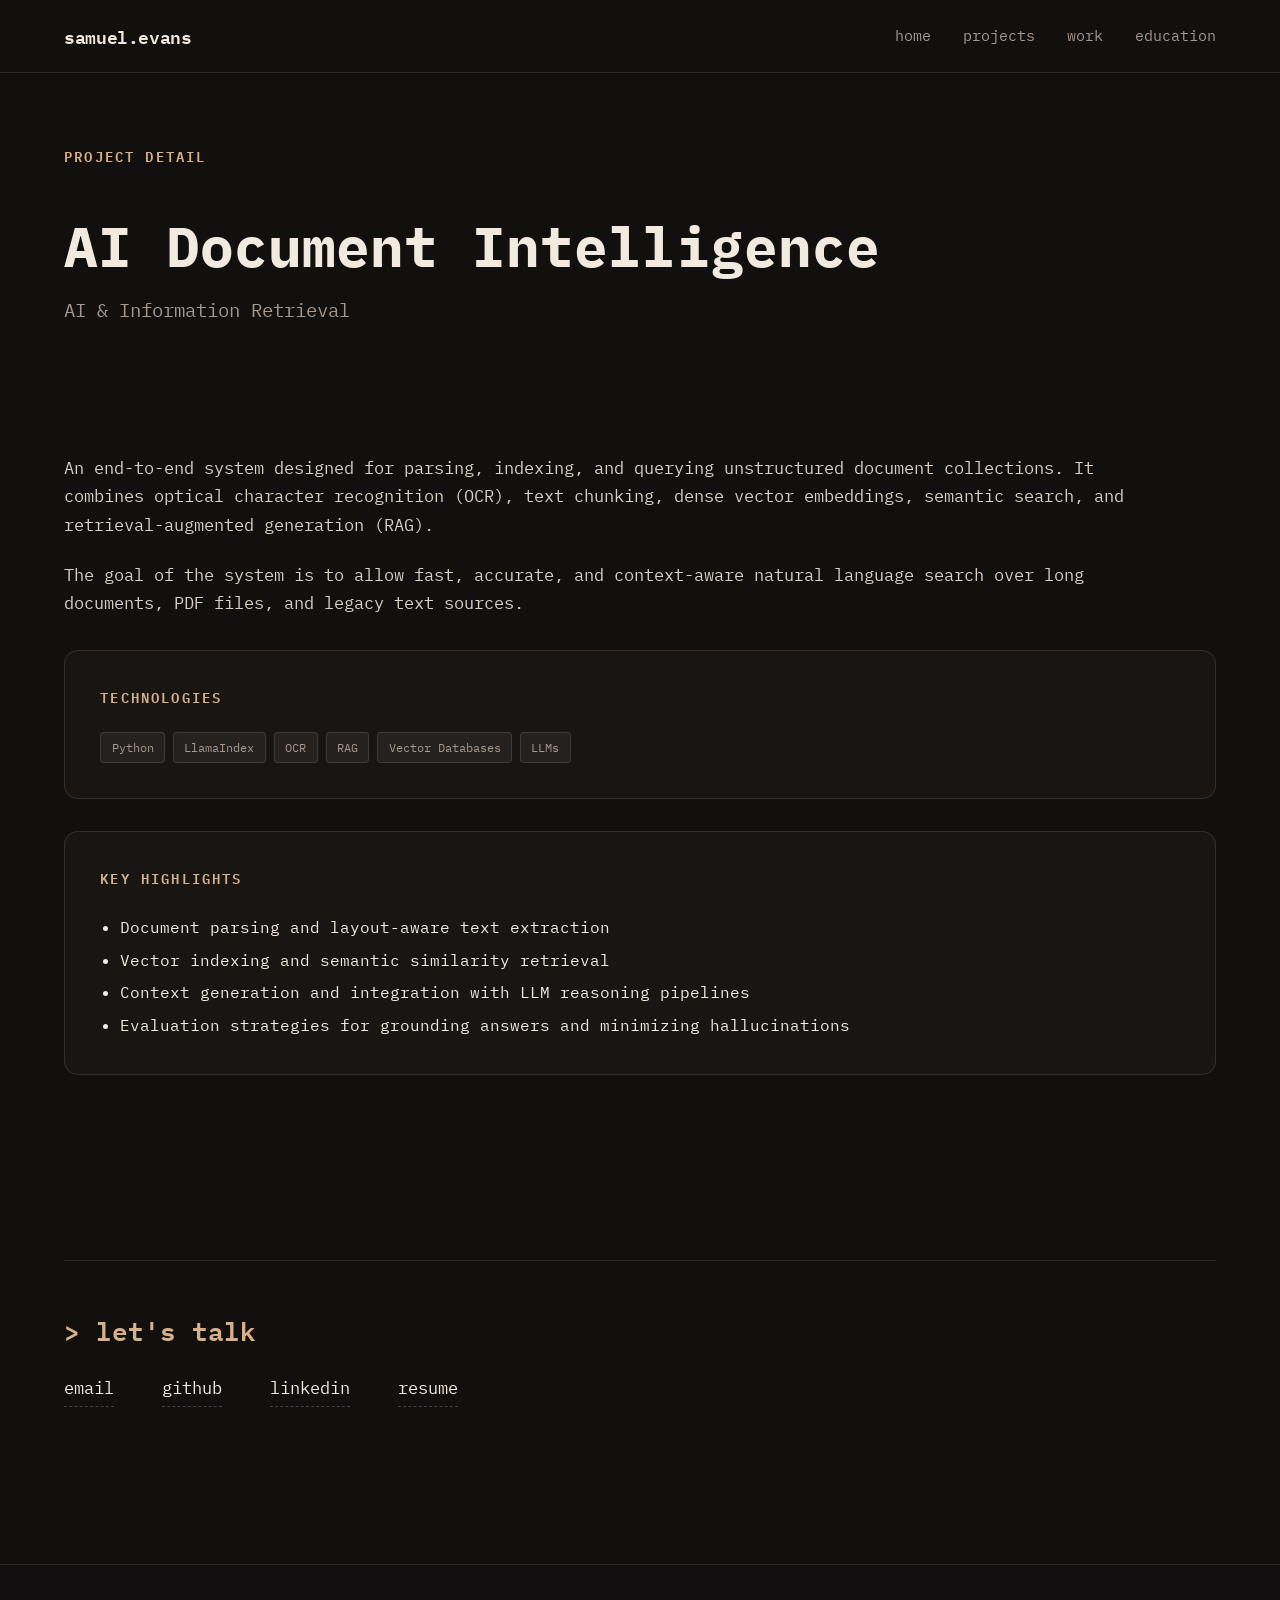
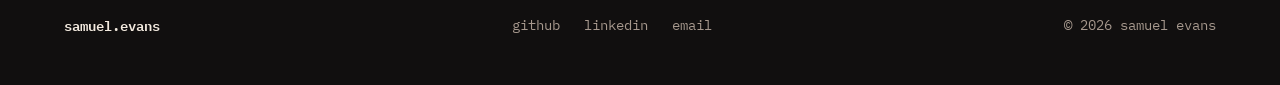
<file: project/document-intelligence.html>
<!DOCTYPE html>
<html lang="en">
<head>
  <meta charset="UTF-8" />
  <meta name="viewport" content="width=device-width, initial-scale=1.0" />
  <title>AI Document Intelligence — Samuel Evans</title>
  <meta name="description" content="AI document intelligence system combining OCR, vector embeddings, semantic retrieval, and large language models for document search and reasoning." />
  <link rel="stylesheet" href="../assets/css/styles.css" />
  <link rel="icon" href="../assets/images/favicon.svg" type="image/svg+xml" />
</head>
<body>
  <header class="site-header">
    <div class="container navbar">
      <a href="../index.html" class="brand" aria-label="Samuel Evans home">samuel.evans</a>

      <div class="nav-wrap">
        <button class="nav-toggle" aria-label="Toggle navigation" aria-expanded="false">
          <span></span>
        </button>

        <nav class="nav" aria-label="Main navigation">
          <a href="../index.html">home</a>
          <a href="../projects.html">projects</a>
          <a href="../work.html">work</a>
          <a href="../education.html">education</a>
        </nav>
      </div>
    </div>
  </header>

  <main>
    <section class="page-hero">
      <div class="container reveal">
        <div class="section-title">project detail</div>
        <h1>AI Document Intelligence</h1>
        <p class="lead">AI & Information Retrieval</p>
      </div>
    </section>

    <section>
      <div class="container reveal">
        <div class="prose" style="margin-bottom: 2rem;">
          <p>An end-to-end system designed for parsing, indexing, and querying unstructured document collections. It combines optical character recognition (OCR), text chunking, dense vector embeddings, semantic search, and retrieval-augmented generation (RAG).</p>
          <p>The goal of the system is to allow fast, accurate, and context-aware natural language search over long documents, PDF files, and legacy text sources.</p>
        </div>

        <div class="card reveal" style="margin-bottom: 2rem;">
          <div class="section-title">technologies</div>
          <div class="tag-list">
            <span class="tag">Python</span>
            <span class="tag">LlamaIndex</span>
            <span class="tag">OCR</span>
            <span class="tag">RAG</span>
            <span class="tag">Vector Databases</span>
            <span class="tag">LLMs</span>
          </div>
        </div>

        <div class="card reveal">
          <div class="section-title">key highlights</div>
          <ul>
            <li>Document parsing and layout-aware text extraction</li>
            <li>Vector indexing and semantic similarity retrieval</li>
            <li>Context generation and integration with LLM reasoning pipelines</li>
            <li>Evaluation strategies for grounding answers and minimizing hallucinations</li>
          </ul>
        </div>
      </div>
    </section>

    <section>
      <div class="container reveal">
        <div class="contact-block">
          <div class="contact-prompt">&gt; let's talk</div>
          <div class="contact-links">
            <a href="mailto:samuelevans837@gmail.com">email</a>
            <a href="https://github.com" target="_blank" rel="noreferrer">github</a>
            <a href="https://linkedin.com/in/samuelmevans" target="_blank" rel="noreferrer">linkedin</a>
            <a href="../resume/resume.pdf" target="_blank" rel="noreferrer">resume</a>
          </div>
        </div>
      </div>
    </section>
  </main>

  <footer class="footer">
    <div class="container footer-inner">
      <div class="footer-brand">samuel.evans</div>
      <div class="footer-links">
        <a href="https://github.com" target="_blank" rel="noreferrer">github</a>
        <a href="https://linkedin.com/in/samuelmevans" target="_blank" rel="noreferrer">linkedin</a>
        <a href="mailto:samuelevans837@gmail.com">email</a>
      </div>
      <div>© <span data-current-year></span> samuel evans</div>
    </div>
  </footer>

  <script src="../assets/js/main.js"></script>
</body>
</html>
</file>
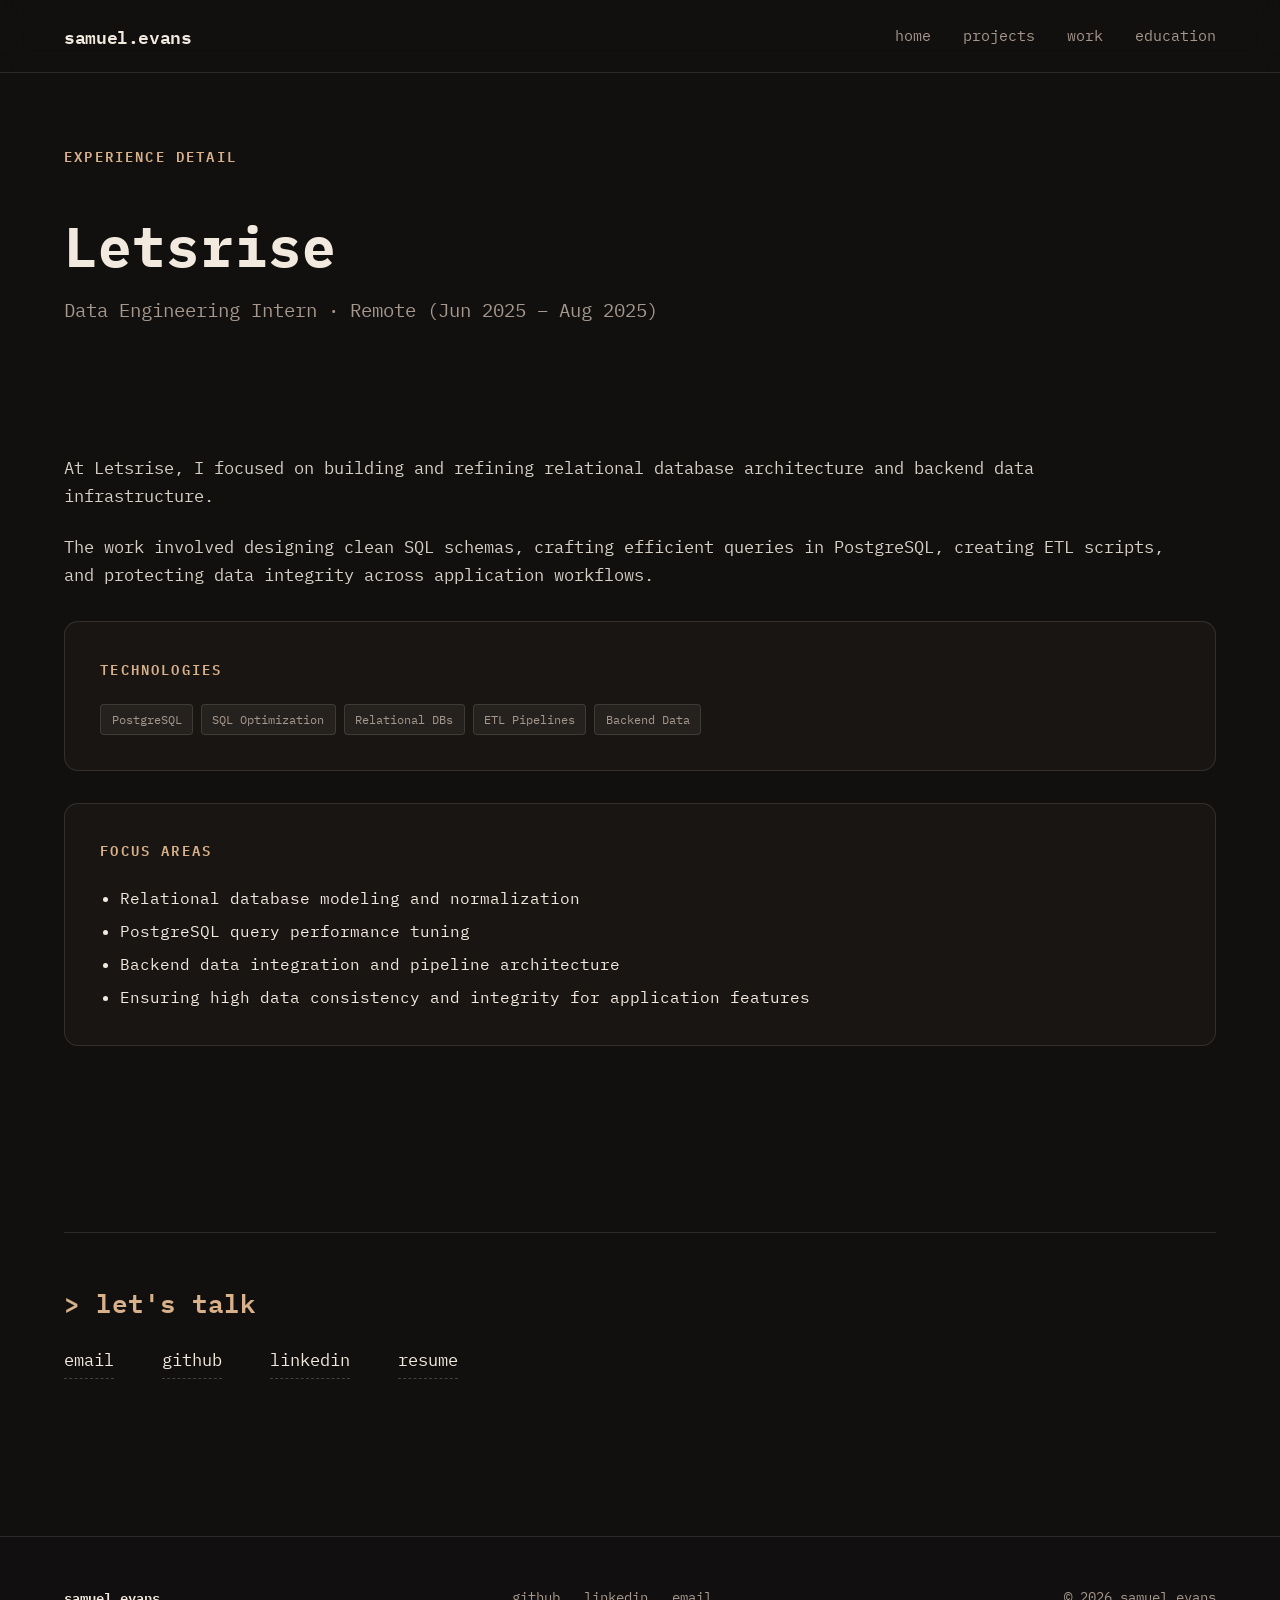
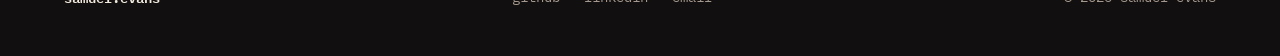
<file: work/letsrise.html>
<!DOCTYPE html>
<html lang="en">
<head>
  <meta charset="UTF-8" />
  <meta name="viewport" content="width=device-width, initial-scale=1.0" />
  <title>Data Engineering at Letsrise — Samuel Evans</title>
  <meta name="description" content="Data engineering, relational database design, PostgreSQL, and ETL workflows at Letsrise." />
  <link rel="stylesheet" href="../assets/css/styles.css" />
  <link rel="icon" href="../assets/images/favicon.svg" type="image/svg+xml" />
</head>
<body>
  <header class="site-header">
    <div class="container navbar">
      <a href="../index.html" class="brand" aria-label="Samuel Evans home">samuel.evans</a>

      <div class="nav-wrap">
        <button class="nav-toggle" aria-label="Toggle navigation" aria-expanded="false">
          <span></span>
        </button>

        <nav class="nav" aria-label="Main navigation">
          <a href="../index.html">home</a>
          <a href="../projects.html">projects</a>
          <a href="../work.html">work</a>
          <a href="../education.html">education</a>
        </nav>
      </div>
    </div>
  </header>

  <main>
    <section class="page-hero">
      <div class="container reveal">
        <div class="section-title">experience detail</div>
        <h1>Letsrise</h1>
        <p class="lead">Data Engineering Intern · Remote (Jun 2025 – Aug 2025)</p>
      </div>
    </section>

    <section>
      <div class="container reveal">
        <div class="prose" style="margin-bottom: 2rem;">
          <p>At Letsrise, I focused on building and refining relational database architecture and backend data infrastructure.</p>
          <p>The work involved designing clean SQL schemas, crafting efficient queries in PostgreSQL, creating ETL scripts, and protecting data integrity across application workflows.</p>
        </div>

        <div class="card reveal" style="margin-bottom: 2rem;">
          <div class="section-title">technologies</div>
          <div class="tag-list">
            <span class="tag">PostgreSQL</span>
            <span class="tag">SQL Optimization</span>
            <span class="tag">Relational DBs</span>
            <span class="tag">ETL Pipelines</span>
            <span class="tag">Backend Data</span>
          </div>
        </div>

        <div class="card reveal">
          <div class="section-title">focus areas</div>
          <ul>
            <li>Relational database modeling and normalization</li>
            <li>PostgreSQL query performance tuning</li>
            <li>Backend data integration and pipeline architecture</li>
            <li>Ensuring high data consistency and integrity for application features</li>
          </ul>
        </div>
      </div>
    </section>

    <section>
      <div class="container reveal">
        <div class="contact-block">
          <div class="contact-prompt">&gt; let's talk</div>
          <div class="contact-links">
            <a href="mailto:samuelevans837@gmail.com">email</a>
            <a href="https://github.com" target="_blank" rel="noreferrer">github</a>
            <a href="https://linkedin.com/in/samuelmevans" target="_blank" rel="noreferrer">linkedin</a>
            <a href="../resume/resume.pdf" target="_blank" rel="noreferrer">resume</a>
          </div>
        </div>
      </div>
    </section>
  </main>

  <footer class="footer">
    <div class="container footer-inner">
      <div class="footer-brand">samuel.evans</div>
      <div class="footer-links">
        <a href="https://github.com" target="_blank" rel="noreferrer">github</a>
        <a href="https://linkedin.com/in/samuelmevans" target="_blank" rel="noreferrer">linkedin</a>
        <a href="mailto:samuelevans837@gmail.com">email</a>
      </div>
      <div>© <span data-current-year></span> samuel evans</div>
    </div>
  </footer>

  <script src="../assets/js/main.js"></script>
</body>
</html>
</file>
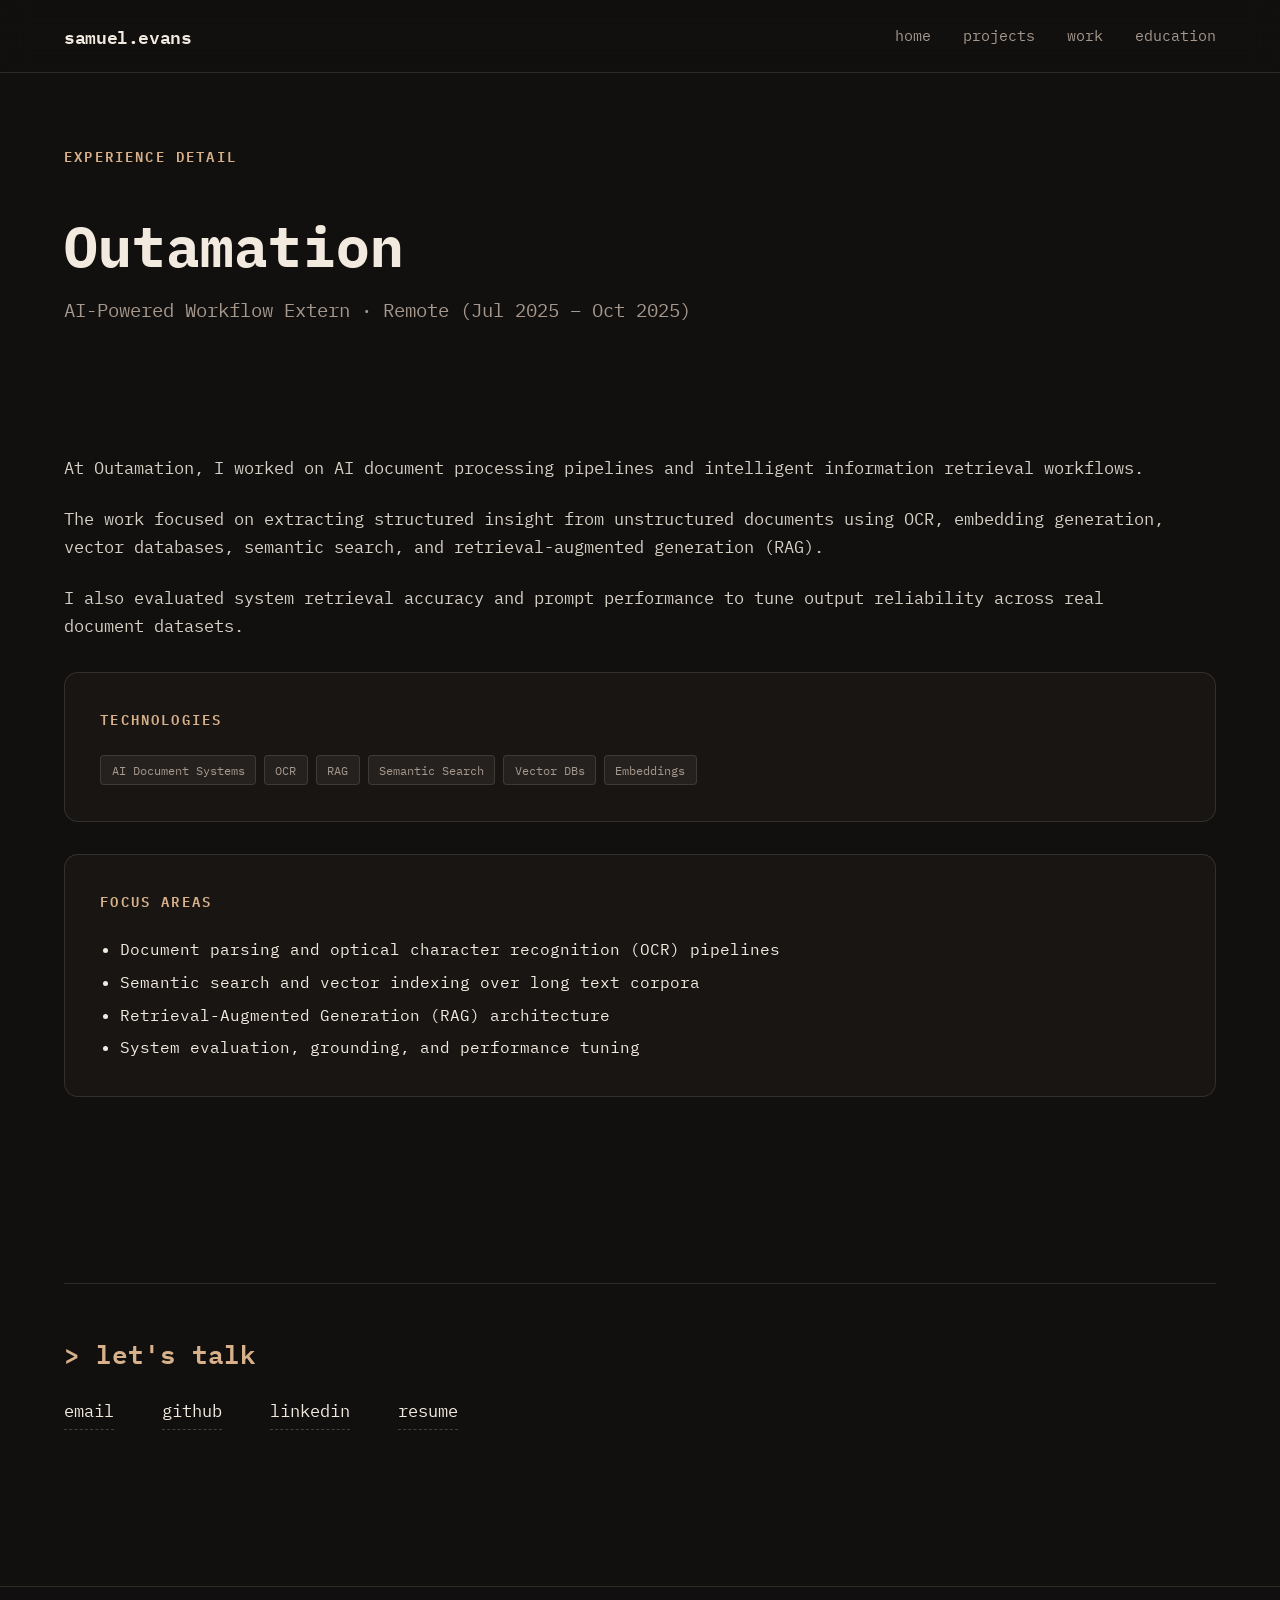
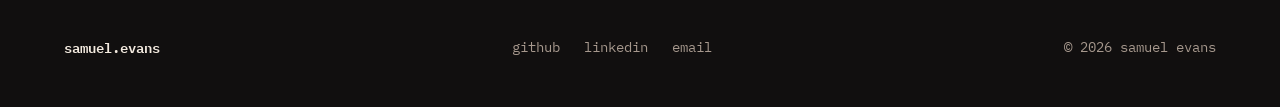
<file: work/outamation.html>
<!DOCTYPE html>
<html lang="en">
<head>
  <meta charset="UTF-8" />
  <meta name="viewport" content="width=device-width, initial-scale=1.0" />
  <title>AI-Powered Workflows at Outamation — Samuel Evans</title>
  <meta name="description" content="AI document systems, OCR, semantic search, vector databases, and evaluation at Outamation." />
  <link rel="stylesheet" href="../assets/css/styles.css" />
  <link rel="icon" href="../assets/images/favicon.svg" type="image/svg+xml" />
</head>
<body>
  <header class="site-header">
    <div class="container navbar">
      <a href="../index.html" class="brand" aria-label="Samuel Evans home">samuel.evans</a>

      <div class="nav-wrap">
        <button class="nav-toggle" aria-label="Toggle navigation" aria-expanded="false">
          <span></span>
        </button>

        <nav class="nav" aria-label="Main navigation">
          <a href="../index.html">home</a>
          <a href="../projects.html">projects</a>
          <a href="../work.html">work</a>
          <a href="../education.html">education</a>
        </nav>
      </div>
    </div>
  </header>

  <main>
    <section class="page-hero">
      <div class="container reveal">
        <div class="section-title">experience detail</div>
        <h1>Outamation</h1>
        <p class="lead">AI-Powered Workflow Extern · Remote (Jul 2025 – Oct 2025)</p>
      </div>
    </section>

    <section>
      <div class="container reveal">
        <div class="prose" style="margin-bottom: 2rem;">
          <p>At Outamation, I worked on AI document processing pipelines and intelligent information retrieval workflows.</p>
          <p>The work focused on extracting structured insight from unstructured documents using OCR, embedding generation, vector databases, semantic search, and retrieval-augmented generation (RAG).</p>
          <p>I also evaluated system retrieval accuracy and prompt performance to tune output reliability across real document datasets.</p>
        </div>

        <div class="card reveal" style="margin-bottom: 2rem;">
          <div class="section-title">technologies</div>
          <div class="tag-list">
            <span class="tag">AI Document Systems</span>
            <span class="tag">OCR</span>
            <span class="tag">RAG</span>
            <span class="tag">Semantic Search</span>
            <span class="tag">Vector DBs</span>
            <span class="tag">Embeddings</span>
          </div>
        </div>

        <div class="card reveal">
          <div class="section-title">focus areas</div>
          <ul>
            <li>Document parsing and optical character recognition (OCR) pipelines</li>
            <li>Semantic search and vector indexing over long text corpora</li>
            <li>Retrieval-Augmented Generation (RAG) architecture</li>
            <li>System evaluation, grounding, and performance tuning</li>
          </ul>
        </div>
      </div>
    </section>

    <section>
      <div class="container reveal">
        <div class="contact-block">
          <div class="contact-prompt">&gt; let's talk</div>
          <div class="contact-links">
            <a href="mailto:samuelevans837@gmail.com">email</a>
            <a href="https://github.com" target="_blank" rel="noreferrer">github</a>
            <a href="https://linkedin.com/in/samuelmevans" target="_blank" rel="noreferrer">linkedin</a>
            <a href="../resume/resume.pdf" target="_blank" rel="noreferrer">resume</a>
          </div>
        </div>
      </div>
    </section>
  </main>

  <footer class="footer">
    <div class="container footer-inner">
      <div class="footer-brand">samuel.evans</div>
      <div class="footer-links">
        <a href="https://github.com" target="_blank" rel="noreferrer">github</a>
        <a href="https://linkedin.com/in/samuelmevans" target="_blank" rel="noreferrer">linkedin</a>
        <a href="mailto:samuelevans837@gmail.com">email</a>
      </div>
      <div>© <span data-current-year></span> samuel evans</div>
    </div>
  </footer>

  <script src="../assets/js/main.js"></script>
</body>
</html>
</file>
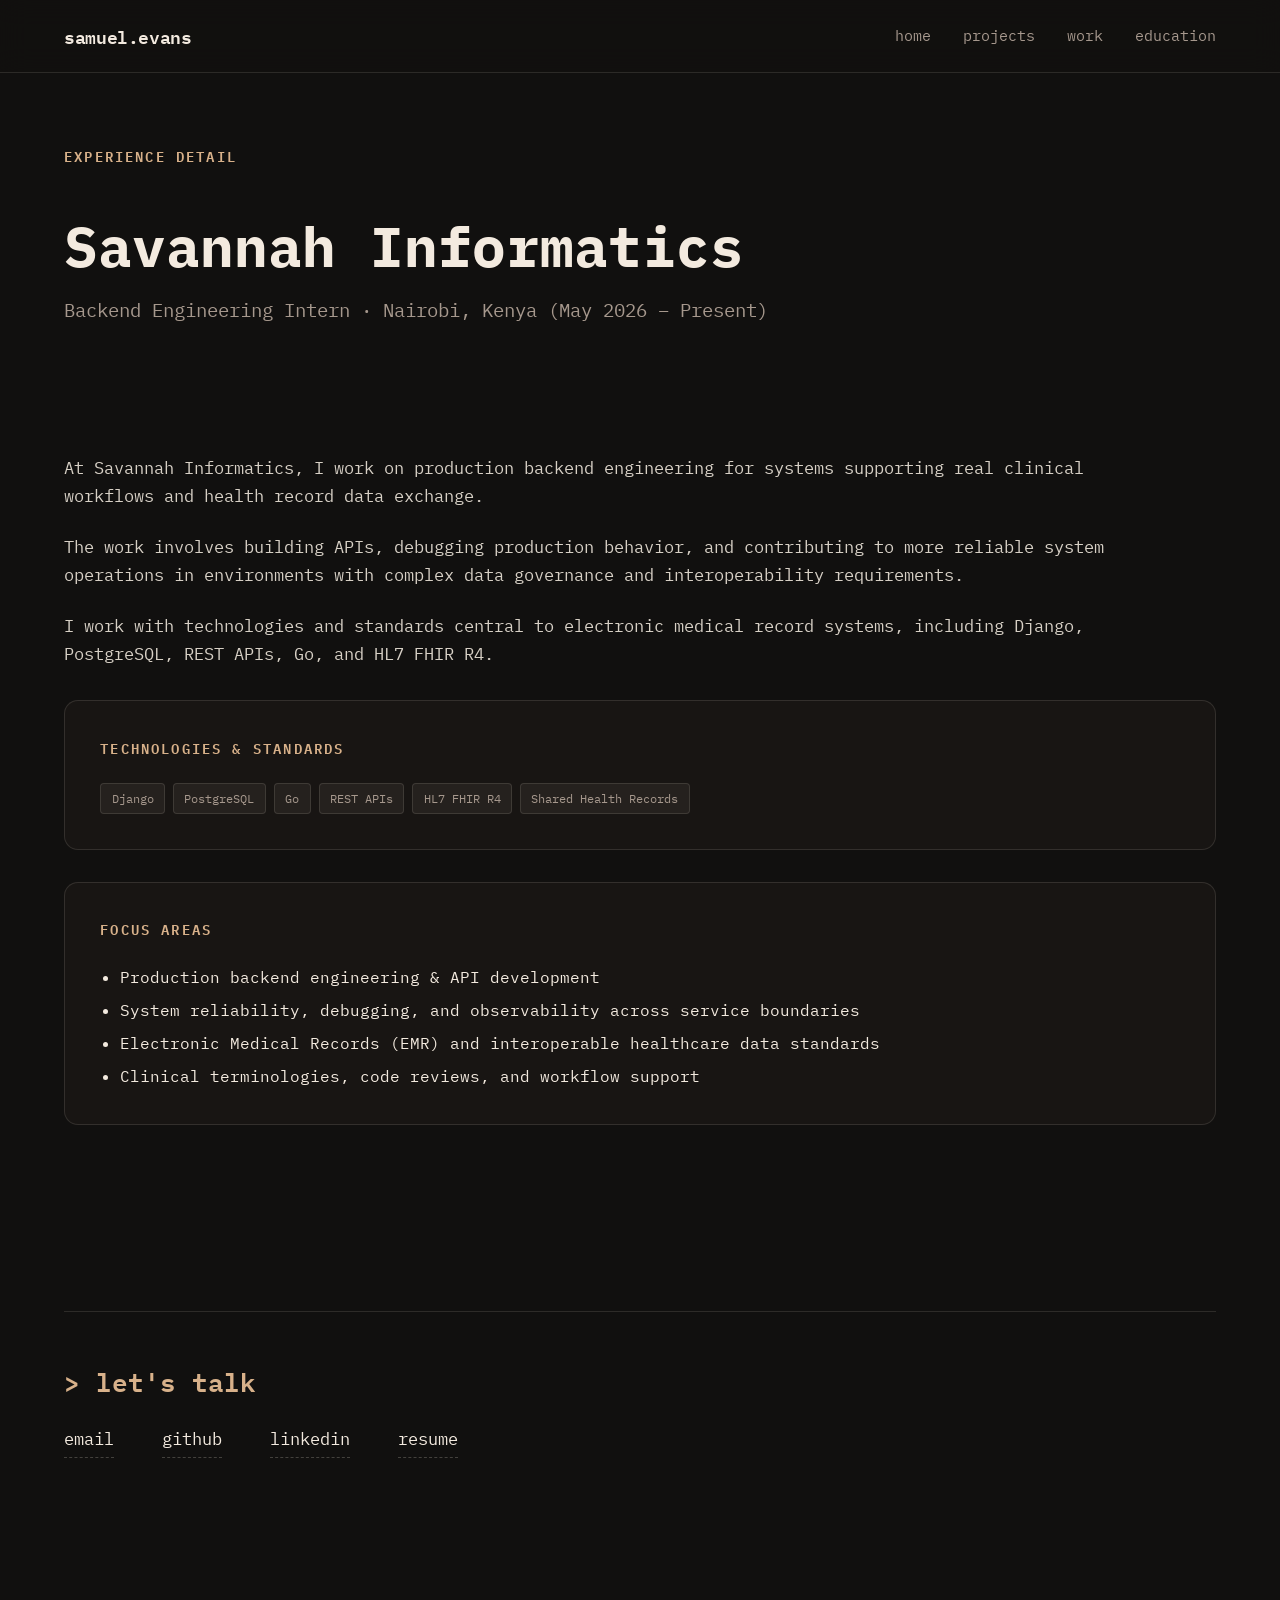
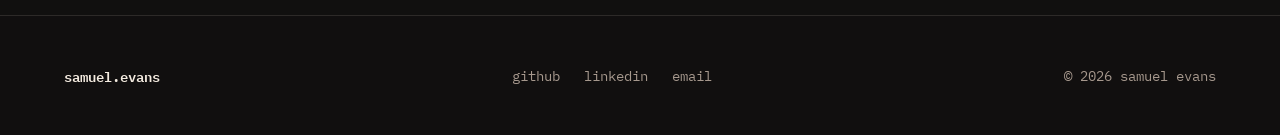
<file: work/savannah-informatics.html>
<!DOCTYPE html>
<html lang="en">
<head>
  <meta charset="UTF-8" />
  <meta name="viewport" content="width=device-width, initial-scale=1.0" />
  <title>Healthcare Interoperability at Savannah Informatics — Samuel Evans</title>
  <meta name="description" content="Backend engineering work involving production EMR systems, HL7 FHIR R4, Django, PostgreSQL, clinical APIs, and shared health records." />
  <link rel="stylesheet" href="../assets/css/styles.css" />
  <link rel="icon" href="../assets/images/favicon.svg" type="image/svg+xml" />
</head>
<body>
  <header class="site-header">
    <div class="container navbar">
      <a href="../index.html" class="brand" aria-label="Samuel Evans home">samuel.evans</a>

      <div class="nav-wrap">
        <button class="nav-toggle" aria-label="Toggle navigation" aria-expanded="false">
          <span></span>
        </button>

        <nav class="nav" aria-label="Main navigation">
          <a href="../index.html">home</a>
          <a href="../projects.html">projects</a>
          <a href="../work.html">work</a>
          <a href="../education.html">education</a>
        </nav>
      </div>
    </div>
  </header>

  <main>
    <section class="page-hero">
      <div class="container reveal">
        <div class="section-title">experience detail</div>
        <h1>Savannah Informatics</h1>
        <p class="lead">Backend Engineering Intern · Nairobi, Kenya (May 2026 – Present)</p>
      </div>
    </section>

    <section>
      <div class="container reveal">
        <div class="prose" style="margin-bottom: 2rem;">
          <p>At Savannah Informatics, I work on production backend engineering for systems supporting real clinical workflows and health record data exchange.</p>
          <p>The work involves building APIs, debugging production behavior, and contributing to more reliable system operations in environments with complex data governance and interoperability requirements.</p>
          <p>I work with technologies and standards central to electronic medical record systems, including Django, PostgreSQL, REST APIs, Go, and HL7 FHIR R4.</p>
        </div>

        <div class="card reveal" style="margin-bottom: 2rem;">
          <div class="section-title">technologies & standards</div>
          <div class="tag-list">
            <span class="tag">Django</span>
            <span class="tag">PostgreSQL</span>
            <span class="tag">Go</span>
            <span class="tag">REST APIs</span>
            <span class="tag">HL7 FHIR R4</span>
            <span class="tag">Shared Health Records</span>
          </div>
        </div>

        <div class="card reveal">
          <div class="section-title">focus areas</div>
          <ul>
            <li>Production backend engineering & API development</li>
            <li>System reliability, debugging, and observability across service boundaries</li>
            <li>Electronic Medical Records (EMR) and interoperable healthcare data standards</li>
            <li>Clinical terminologies, code reviews, and workflow support</li>
          </ul>
        </div>
      </div>
    </section>

    <section>
      <div class="container reveal">
        <div class="contact-block">
          <div class="contact-prompt">&gt; let's talk</div>
          <div class="contact-links">
            <a href="mailto:samuelevans837@gmail.com">email</a>
            <a href="https://github.com" target="_blank" rel="noreferrer">github</a>
            <a href="https://linkedin.com/in/samuelmevans" target="_blank" rel="noreferrer">linkedin</a>
            <a href="../resume/resume.pdf" target="_blank" rel="noreferrer">resume</a>
          </div>
        </div>
      </div>
    </section>
  </main>

  <footer class="footer">
    <div class="container footer-inner">
      <div class="footer-brand">samuel.evans</div>
      <div class="footer-links">
        <a href="https://github.com" target="_blank" rel="noreferrer">github</a>
        <a href="https://linkedin.com/in/samuelmevans" target="_blank" rel="noreferrer">linkedin</a>
        <a href="mailto:samuelevans837@gmail.com">email</a>
      </div>
      <div>© <span data-current-year></span> samuel evans</div>
    </div>
  </footer>

  <script src="../assets/js/main.js"></script>
</body>
</html>
</file>
<file: assets/css/styles.css>
@import url('https://fonts.googleapis.com/css2?family=IBM+Plex+Mono:ital,wght@0,400;0,500;0,600;0,700;1,400&display=swap');

:root {
  --color-bg: #11100f;
  --color-surface: #181513;
  --color-surface-strong: #221b18;
  --color-text: #f3eadf;
  --color-muted: #a6988d;
  --color-espresso: #ab7b5b;
  --color-walnut: #d8b18a;
  --color-caramel: #c68d60;
  --color-border: rgba(243, 234, 223, 0.12);
  --color-border-strong: rgba(243, 234, 223, 0.22);

  --max-width: 1600px;
  --page-padding: clamp(24px, 5vw, 80px);
  --header-height: 72px;

  --radius: 14px;
  --font-mono: 'IBM Plex Mono', ui-monospace, SFMono-Regular, Menlo, Monaco, Consolas, monospace;
  --transition: 200ms ease;
}

* {
  box-sizing: border-box;
}

html {
  scroll-behavior: smooth;
  background-color: var(--color-bg);
}

body {
  margin: 0;
  font-family: var(--font-mono);
  background: var(--color-bg);
  color: var(--color-text);
  line-height: 1.65;
  -webkit-font-smoothing: antialiased;
  text-rendering: optimizeLegibility;
}

img {
  max-width: 100%;
  display: block;
}

a {
  color: inherit;
  text-decoration: none;
}

button,
input,
textarea,
select {
  font: inherit;
}

p {
  margin: 0 0 1.2rem;
}

ul,
ol {
  margin: 0;
  padding-left: 1.25rem;
}

li + li {
  margin-top: 0.4rem;
}

/* Global Container Alignment System */
.container {
  width: 100%;
  max-width: var(--max-width);
  margin-inline: auto;
  padding-inline: var(--page-padding);
  box-sizing: border-box;
}

/* Full-width Header & Navbar */
.site-header {
  position: sticky;
  top: 0;
  z-index: 50;
  width: 100%;
  background: rgba(17, 16, 15, 0.94);
  backdrop-filter: blur(14px);
  border-bottom: 1px solid var(--color-border);
}

.navbar {
  display: flex;
  align-items: center;
  justify-content: space-between;
  min-height: var(--header-height);
  gap: 1.5rem;
}

.brand {
  font-family: var(--font-mono);
  font-weight: 600;
  font-size: 1.15rem;
  letter-spacing: -0.02em;
  color: var(--color-text);
  text-transform: lowercase;
}

.nav-wrap {
  display: flex;
  align-items: center;
  gap: 1.5rem;
}

.nav {
  display: flex;
  align-items: center;
  gap: 2rem;
  font-size: 0.95rem;
  text-transform: lowercase;
}

.nav a {
  color: var(--color-muted);
  transition: color var(--transition);
  position: relative;
  padding: 0.2rem 0;
}

.nav a:hover,
.nav a[aria-current="page"] {
  color: var(--color-text);
}

.nav a[aria-current="page"]::after {
  content: "";
  position: absolute;
  bottom: -4px;
  left: 0;
  width: 100%;
  height: 2px;
  background: var(--color-walnut);
}

.nav-toggle {
  display: none;
  background: transparent;
  border: 1px solid var(--color-border);
  border-radius: 6px;
  width: 40px;
  height: 40px;
  align-items: center;
  justify-content: center;
  cursor: pointer;
}

.nav-toggle span,
.nav-toggle span::before,
.nav-toggle span::after {
  display: block;
  width: 20px;
  height: 2px;
  background: var(--color-text);
  position: relative;
}

.nav-toggle span::before,
.nav-toggle span::after {
  content: "";
  position: absolute;
  left: 0;
}

.nav-toggle span::before {
  top: -6px;
}

.nav-toggle span::after {
  top: 6px;
}

/* Main & Sections */
main {
  display: block;
  width: 100%;
}

section {
  width: 100%;
  padding: clamp(3rem, 6vw, 5.5rem) 0;
}

.section-title {
  font-size: 0.85rem;
  text-transform: uppercase;
  letter-spacing: 0.16em;
  color: var(--color-walnut);
  margin-bottom: 1.5rem;
  font-weight: 600;
}

/* Expansive Terminal Hero */
.hero {
  min-height: calc(85vh - var(--header-height));
  display: flex;
  flex-direction: column;
  justify-content: center;
  padding-top: clamp(2.5rem, 5vw, 4.5rem);
  padding-bottom: clamp(2.5rem, 5vw, 4.5rem);
}

.hero-terminal {
  width: 100%;
  background: var(--color-surface);
  border: 1px solid var(--color-border);
  border-radius: var(--radius);
  padding: clamp(2.2rem, 5.5vw, 4.8rem);
  box-shadow: 0 20px 50px rgba(0, 0, 0, 0.4);
}

.terminal-brand {
  font-size: clamp(2.8rem, 6.5vw, 5.5rem);
  font-weight: 700;
  letter-spacing: 0.04em;
  text-transform: uppercase;
  color: var(--color-text);
  line-height: 1.08;
  margin-bottom: 1.5rem;
}

.terminal-role {
  font-size: clamp(1.2rem, 2.6vw, 1.8rem);
  color: var(--color-muted);
  font-weight: 400;
  line-height: 1.4;
  margin-bottom: 2.5rem;
}

.terminal-prompt {
  font-size: clamp(1.25rem, 3vw, 2.2rem);
  font-weight: 600;
  color: var(--color-walnut);
  display: flex;
  align-items: center;
  flex-wrap: wrap;
  gap: 0.45rem;
  white-space: normal;
}

.prompt-symbol {
  color: var(--color-espresso);
  user-select: none;
}

.cursor {
  display: inline-block;
  font-weight: 700;
  color: var(--color-walnut);
  animation: blink 1s step-end infinite;
}

@keyframes blink {
  0%, 100% { opacity: 1; }
  50% { opacity: 0; }
}

/* Prose Content */
.prose {
  font-size: clamp(1rem, 1.3vw, 1.15rem);
  color: rgba(243, 234, 223, 0.88);
  max-width: 1100px;
  line-height: 1.7;
}

.prose p {
  margin-bottom: 1.4rem;
}

/* Grid & Cards - Responsive Layout */
.card-grid {
  display: grid;
  grid-template-columns: repeat(auto-fit, minmax(420px, 1fr));
  gap: 1.8rem;
}

.card {
  background: var(--color-surface);
  border: 1px solid var(--color-border);
  border-radius: var(--radius);
  padding: clamp(1.6rem, 3vw, 2.2rem);
  transition: border-color var(--transition), transform var(--transition);
}

.card:hover {
  border-color: var(--color-border-strong);
  transform: translateY(-2px);
}

.card-header {
  display: flex;
  align-items: flex-start;
  justify-content: space-between;
  gap: 1rem;
  margin-bottom: 0.8rem;
}

.card-title {
  font-size: clamp(1.2rem, 1.8vw, 1.45rem);
  font-weight: 600;
  color: var(--color-text);
  margin: 0;
}

.card-category {
  font-size: 0.8rem;
  color: var(--color-walnut);
  text-transform: uppercase;
  letter-spacing: 0.08em;
  white-space: nowrap;
}

.card-copy {
  color: var(--color-muted);
  font-size: clamp(0.92rem, 1.2vw, 1.02rem);
  margin-bottom: 1.2rem;
}

.tag-list {
  display: flex;
  flex-wrap: wrap;
  gap: 0.5rem;
}

.tag {
  font-size: 0.78rem;
  padding: 0.25rem 0.65rem;
  border-radius: 4px;
  background: rgba(243, 234, 223, 0.06);
  border: 1px solid var(--color-border);
  color: var(--color-muted);
}

.link-arrow {
  display: inline-flex;
  align-items: center;
  gap: 0.4rem;
  color: var(--color-walnut);
  font-weight: 600;
  font-size: 0.95rem;
  margin-top: 1.2rem;
  transition: color var(--transition);
}

.link-arrow:hover {
  color: var(--color-text);
}

/* Personal / Technical Snapshot */
.snapshot-box {
  width: 100%;
  background: var(--color-surface);
  border: 1px solid var(--color-border);
  border-radius: var(--radius);
  padding: clamp(1.6rem, 3vw, 2.2rem);
  font-size: clamp(0.95rem, 1.2vw, 1.05rem);
}

.snapshot-row {
  display: grid;
  grid-template-columns: 180px 1fr;
  gap: 1.5rem;
  padding: 0.6rem 0;
}

.snapshot-row + .snapshot-row {
  border-top: 1px solid rgba(243, 234, 223, 0.06);
}

.snapshot-label {
  color: var(--color-muted);
}

.snapshot-val {
  color: var(--color-text);
}

/* Full-width Contact Section */
.contact-block {
  border-top: 1px solid var(--color-border);
  padding-top: 3rem;
  margin-top: 2rem;
}

.contact-prompt {
  font-size: clamp(1.3rem, 2.2vw, 1.6rem);
  font-weight: 600;
  color: var(--color-walnut);
  margin-bottom: 1.5rem;
}

.contact-links {
  display: flex;
  flex-wrap: wrap;
  gap: 1.8rem 3rem;
  font-size: 1.05rem;
}

.contact-links a {
  color: var(--color-text);
  border-bottom: 1px dashed var(--color-border-strong);
  padding-bottom: 3px;
  transition: color var(--transition), border-color var(--transition);
}

.contact-links a:hover {
  color: var(--color-walnut);
  border-color: var(--color-walnut);
}

/* Page Hero Header */
.page-hero {
  padding-top: clamp(3rem, 6vw, 4.5rem);
  padding-bottom: 2rem;
}

.page-hero h1 {
  font-size: clamp(2.2rem, 5vw, 3.5rem);
  font-weight: 700;
  line-height: 1.15;
  margin-bottom: 1rem;
}

.page-hero .lead {
  color: var(--color-muted);
  font-size: clamp(1.05rem, 1.5vw, 1.25rem);
  max-width: 900px;
}

/* Project Filter Chips */
.filter-bar {
  display: flex;
  flex-wrap: wrap;
  gap: 0.65rem;
  margin-bottom: 2.2rem;
}

.filter-chip {
  background: var(--color-surface);
  border: 1px solid var(--color-border);
  color: var(--color-muted);
  padding: 0.5rem 1.1rem;
  border-radius: 6px;
  font-size: 0.88rem;
  cursor: pointer;
  transition: all var(--transition);
}

.filter-chip:hover,
.filter-chip.is-active {
  border-color: var(--color-walnut);
  color: var(--color-text);
  background: var(--color-surface-strong);
}

.project-card.is-hidden {
  display: none !important;
}

/* Education Layout */
.edu-grid {
  display: grid;
  gap: 2rem;
}

.edu-card {
  background: var(--color-surface);
  border: 1px solid var(--color-border);
  border-radius: var(--radius);
  padding: clamp(1.8rem, 3.5vw, 2.5rem);
}

.edu-institution {
  font-size: clamp(1.4rem, 2.2vw, 1.8rem);
  font-weight: 700;
  color: var(--color-text);
  margin-bottom: 0.4rem;
}

.edu-degree {
  color: var(--color-walnut);
  font-weight: 600;
  font-size: clamp(1.05rem, 1.5vw, 1.2rem);
  margin-bottom: 0.3rem;
}

.edu-date {
  color: var(--color-muted);
  font-size: 0.9rem;
  margin-bottom: 1.5rem;
}

/* Full-width Footer */
.footer {
  width: 100%;
  border-top: 1px solid var(--color-border);
  padding: 3rem 0;
  margin-top: 5rem;
  background: rgba(17, 16, 15, 0.6);
}

.footer-inner {
  display: flex;
  justify-content: space-between;
  align-items: center;
  gap: 1.5rem;
  flex-wrap: wrap;
  font-size: 0.9rem;
  color: var(--color-muted);
}

.footer-brand {
  font-weight: 600;
  color: var(--color-text);
}

.footer-links {
  display: flex;
  gap: 1.5rem;
}

.footer-links a:hover {
  color: var(--color-text);
}

/* Responsive Viewports (375px, 768px, 1024px, 1440px, 1920px) */
@media (max-width: 900px) {
  .card-grid {
    grid-template-columns: 1fr;
  }
}

@media (max-width: 768px) {
  .nav-toggle {
    display: inline-flex;
  }

  .nav {
    position: absolute;
    top: 100%;
    right: var(--page-padding);
    display: none;
    flex-direction: column;
    align-items: flex-start;
    background: var(--color-surface);
    border: 1px solid var(--color-border);
    border-radius: var(--radius);
    padding: 1.4rem;
    min-width: 220px;
    box-shadow: 0 10px 30px rgba(0, 0, 0, 0.5);
  }

  .nav.open {
    display: flex;
  }

  .snapshot-row {
    grid-template-columns: 1fr;
    gap: 0.3rem;
  }

  .card-header {
    flex-direction: column;
    align-items: flex-start;
    gap: 0.3rem;
  }
}

.reveal {
  opacity: 0;
  transform: translateY(12px);
  transition: opacity 500ms ease, transform 500ms ease;
}

.reveal.is-visible {
  opacity: 1;
  transform: translateY(0);
}
</file>
